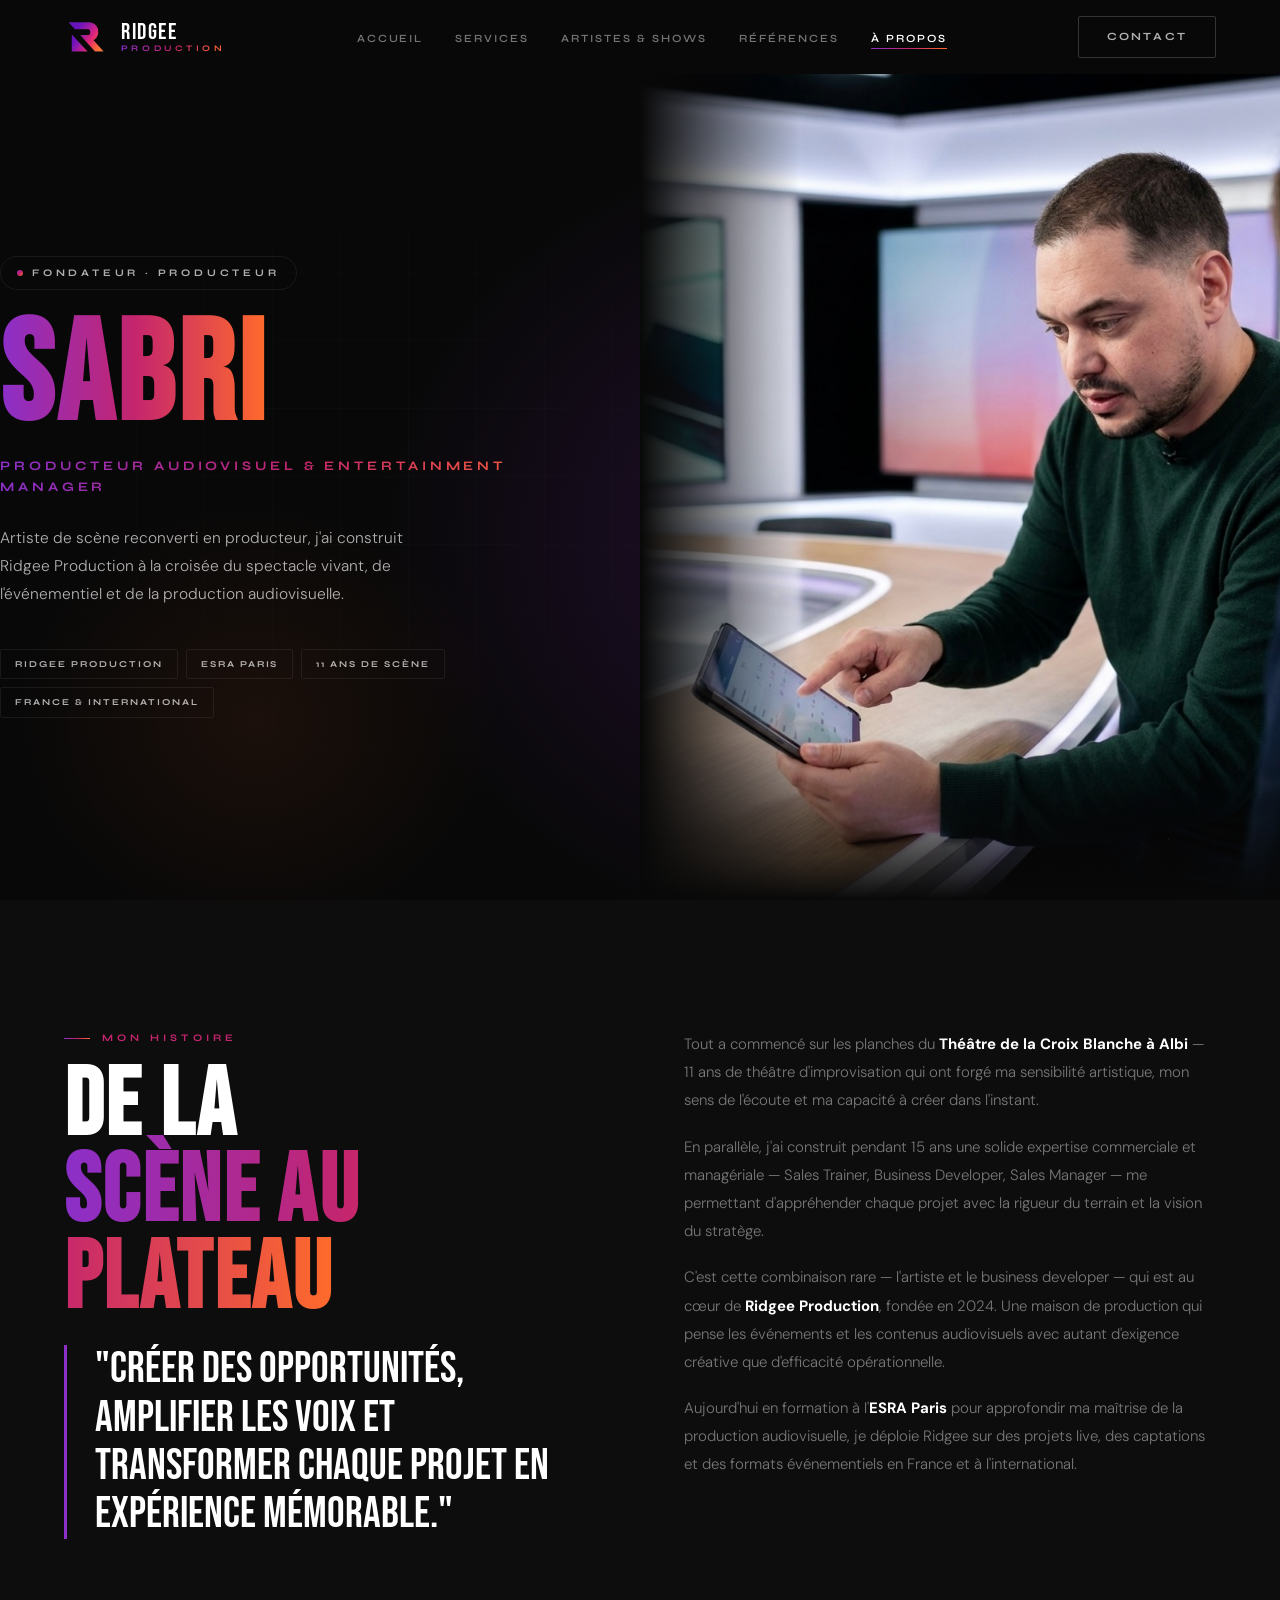
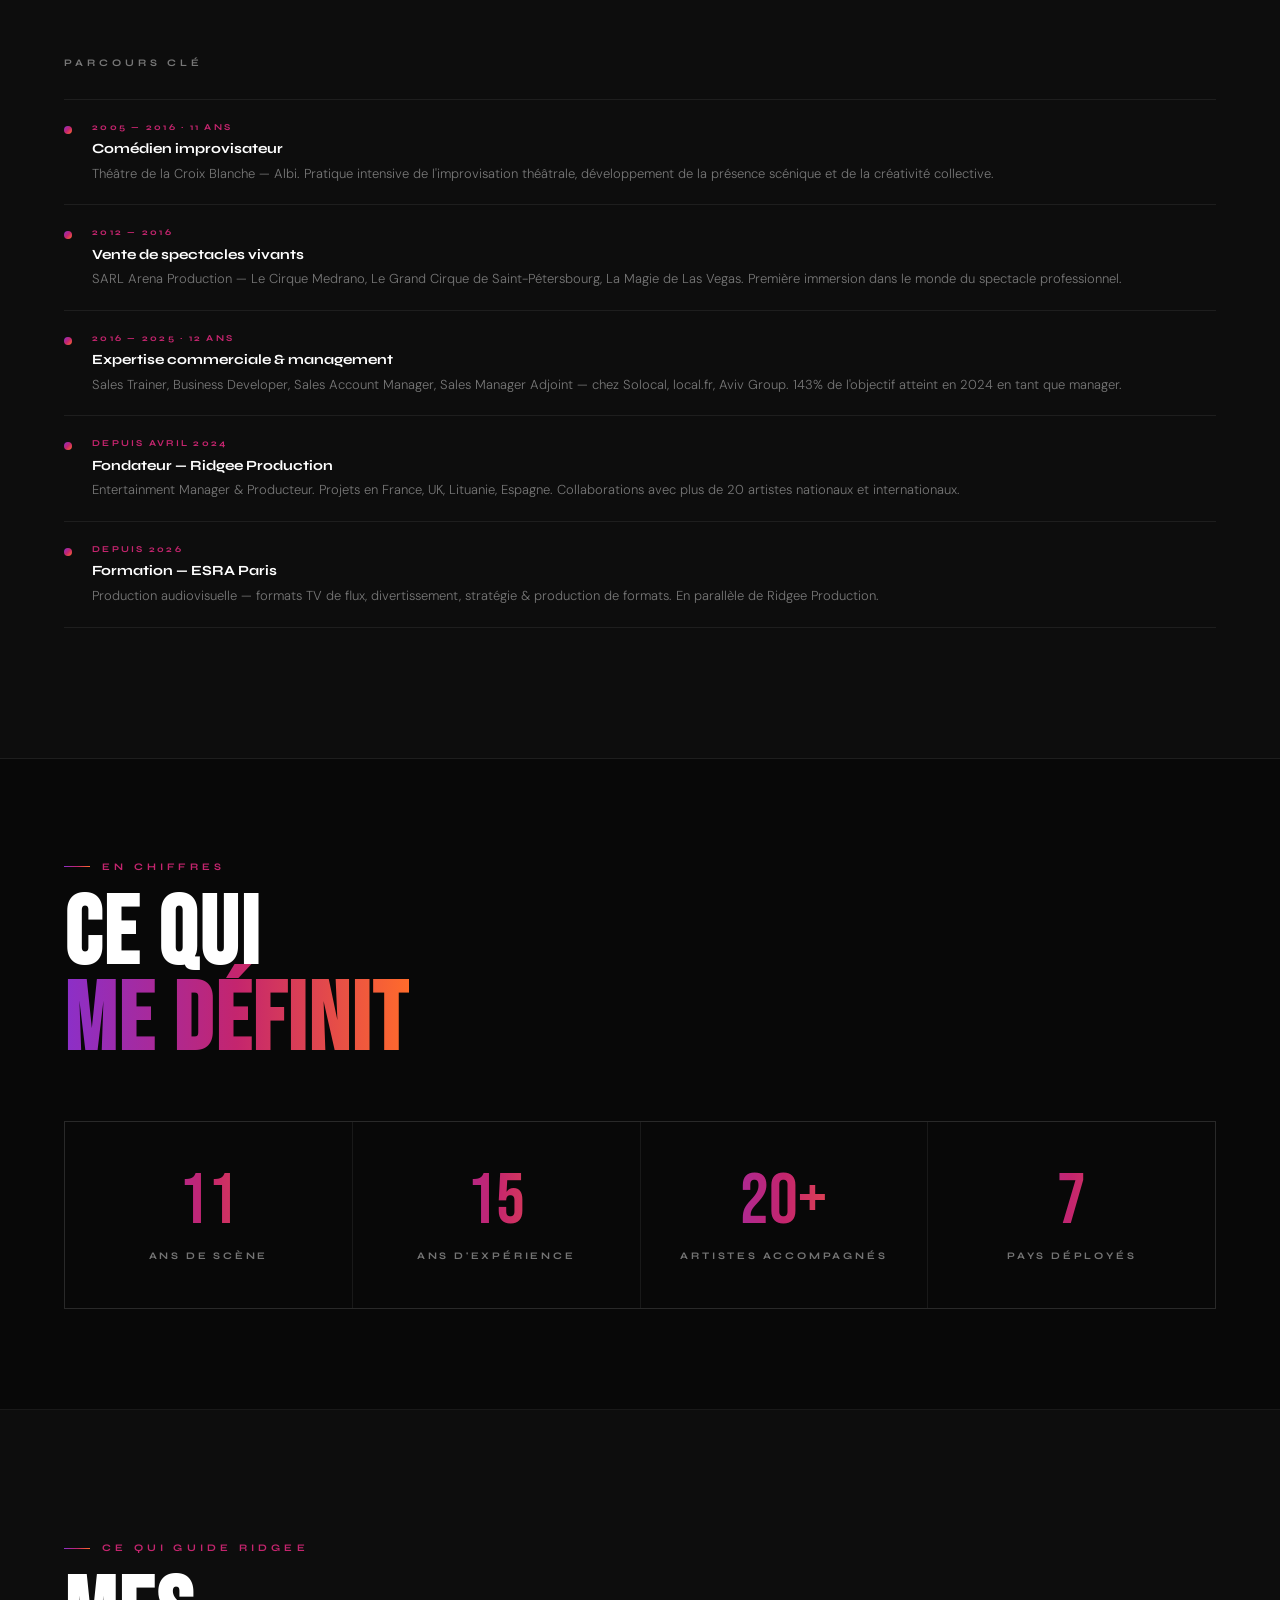
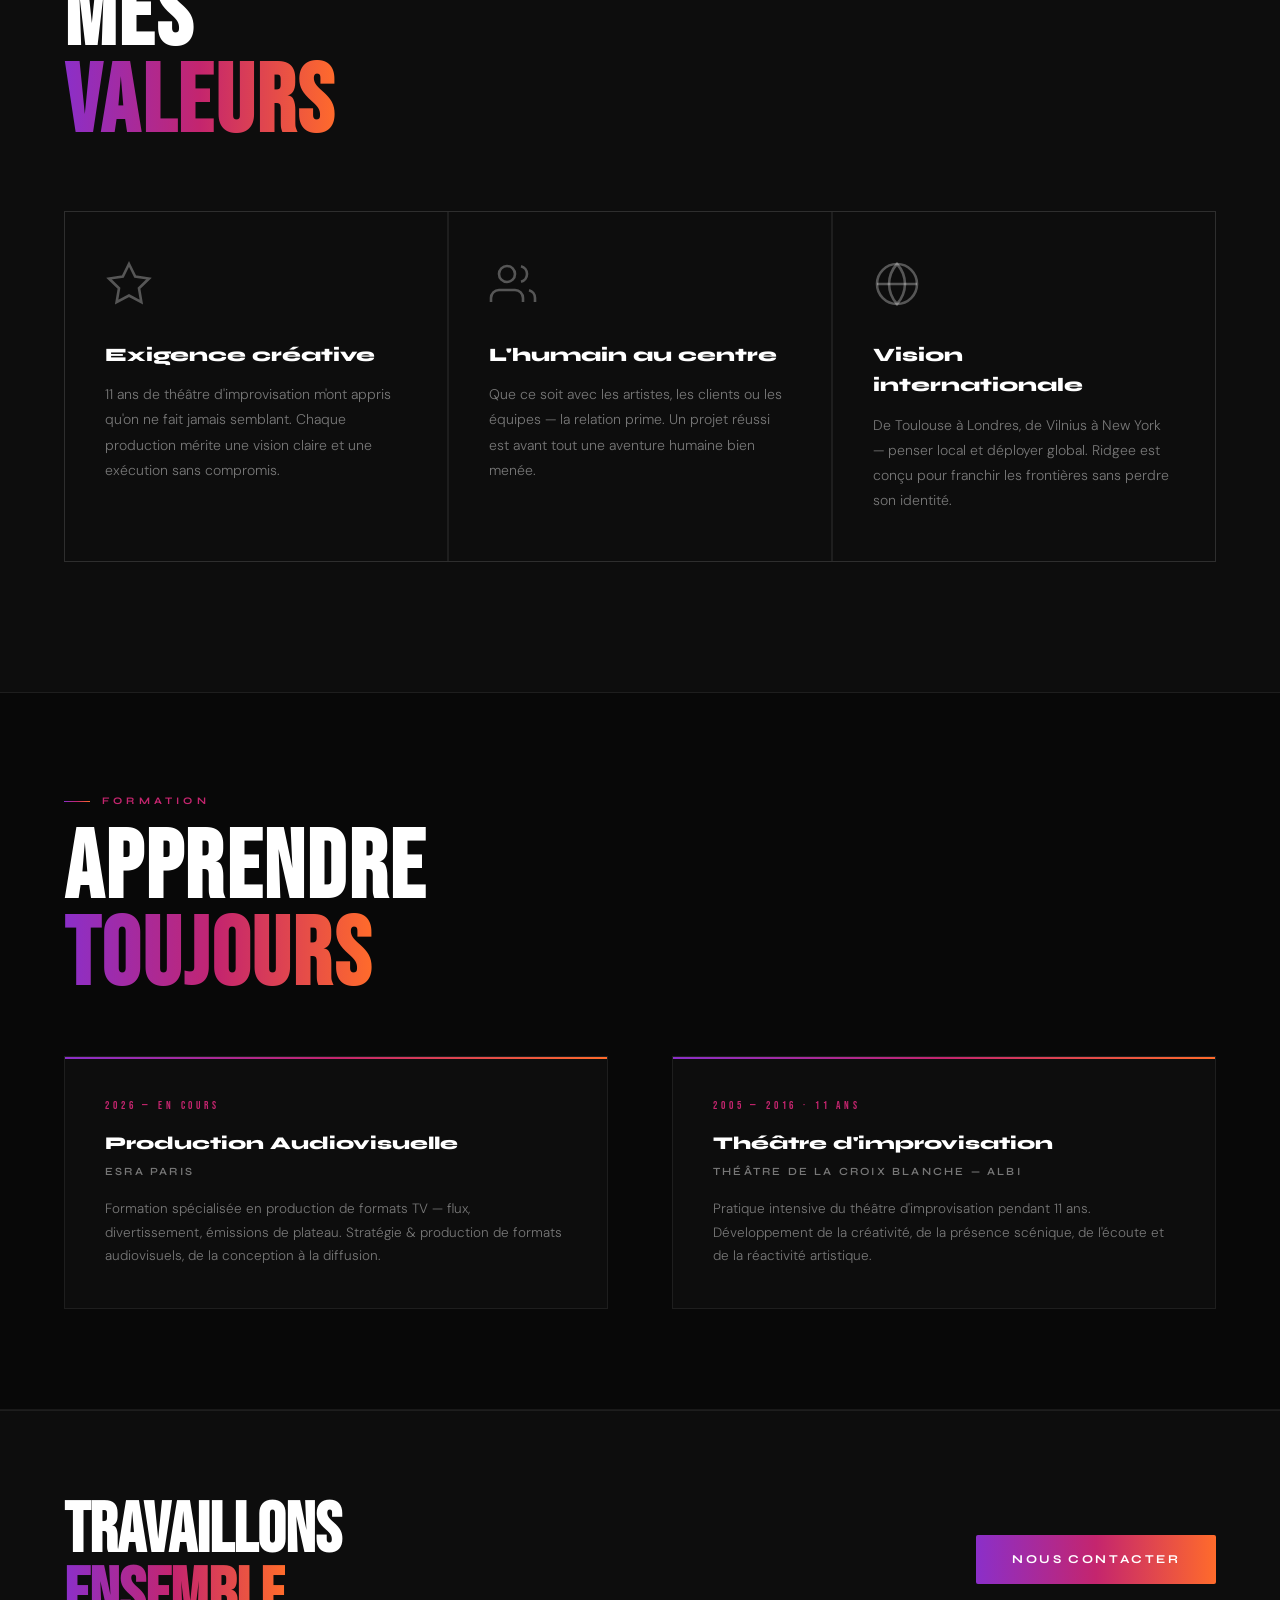
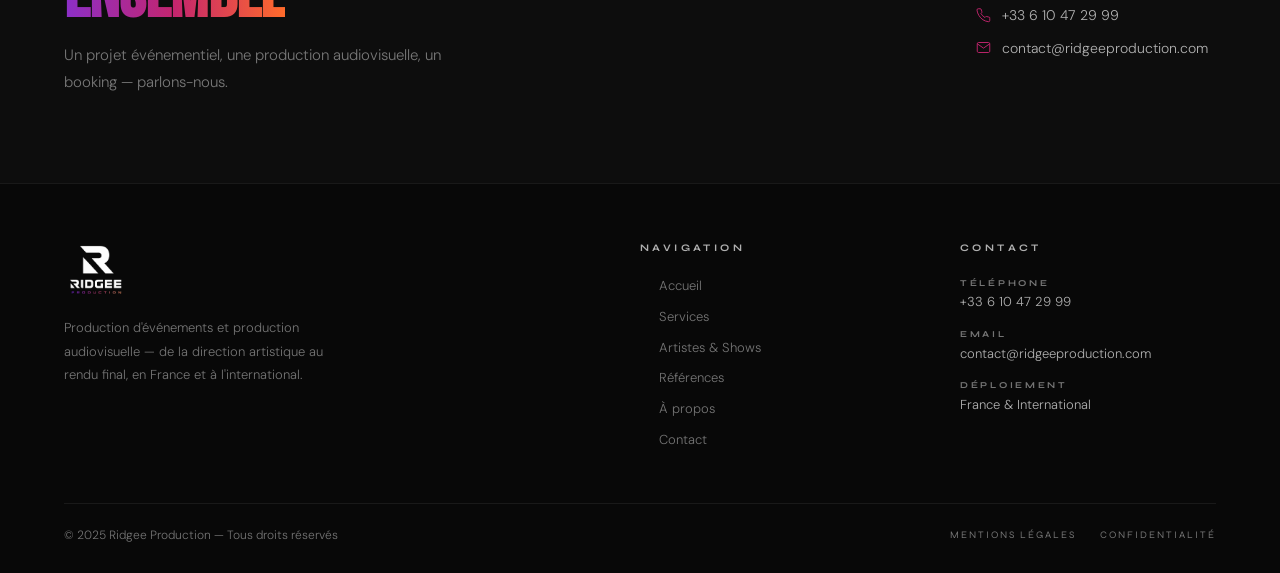
<file: a-propos.html>
<!DOCTYPE html>
<html lang="fr">
<head>
  <meta charset="UTF-8"/>
  <meta name="viewport" content="width=device-width,initial-scale=1"/>
  <title>À propos — Ridgee Production</title>
  <meta name="description" content="Sabri, fondateur de Ridgee Production. Producteur audiovisuel, 11 ans de théâtre d'improvisation, 15 ans d'expérience commerciale."/>
  <link rel="icon" href="/logo-r-couleur.png"/>
  <link rel="preconnect" href="https://fonts.googleapis.com"/>
  <link rel="preconnect" href="https://fonts.gstatic.com" crossorigin/>
  <link href="https://fonts.googleapis.com/css2?family=Bebas+Neue&family=Syne:wght@400;600;700;800&family=DM+Sans:wght@300;400;500&display=swap" rel="stylesheet"/>
<style>
:root{
  --bg:#080808;--bg2:#0d0d0d;--bg3:#131313;--card:#191919;
  --line:rgba(255,255,255,.07);
  --w:#fff;--m:rgba(255,255,255,.44);--m2:rgba(255,255,255,.68);
  --p0:#8B2FC9;--p1:#C4256E;--p2:#FF6B2B;
  --grad:linear-gradient(90deg,var(--p0),var(--p1),var(--p2));
  --grad135:linear-gradient(135deg,var(--p0),var(--p1),var(--p2));
}
*,*::before,*::after{box-sizing:border-box;margin:0;padding:0}
html{scroll-behavior:smooth}
body{background:var(--bg);color:var(--w);font-family:'DM Sans',sans-serif;font-weight:300;line-height:1.6;overflow-x:hidden}
img{display:block;max-width:100%;height:auto}
a{color:inherit;text-decoration:none}
ul{list-style:none}
.wrap{max-width:1240px;margin:0 auto;padding:0 44px}
.grad-txt{background:var(--grad);-webkit-background-clip:text;-webkit-text-fill-color:transparent;background-clip:text}
.eyebrow{font-family:'Syne',sans-serif;font-size:10px;font-weight:700;letter-spacing:.42em;text-transform:uppercase;color:var(--p1);display:flex;align-items:center;gap:12px;margin-bottom:18px}
.eyebrow::before{content:'';display:block;width:26px;height:1px;background:var(--grad);flex-shrink:0}
.display{font-family:'Bebas Neue',sans-serif;font-size:clamp(52px,7.5vw,100px);line-height:.9;letter-spacing:.025em;color:var(--w);margin-bottom:22px}
.body-p{font-size:15px;color:var(--m);line-height:1.85;max-width:560px}
.btn{display:inline-flex;align-items:center;gap:8px;font-family:'Syne',sans-serif;font-size:11px;font-weight:700;letter-spacing:.2em;text-transform:uppercase;border-radius:2px;transition:.25s ease;cursor:pointer;border:none}
.btn-fill{background:var(--grad);color:var(--w);padding:13px 30px}
.btn-fill:hover{opacity:.82;transform:translateY(-2px)}
.btn-border{color:var(--m2);border:1px solid rgba(255,255,255,.18);padding:11px 28px;background:none}
.btn-border:hover{color:var(--w);border-color:var(--w)}
.rv{opacity:0;transform:translateY(38px);transition:opacity .75s ease,transform .75s ease}
.rv.on{opacity:1;transform:translateY(0)}
.d1{transition-delay:.1s}.d2{transition-delay:.2s}.d3{transition-delay:.3s}.d4{transition-delay:.4s}
.header{position:fixed;top:0;left:0;right:0;z-index:500;transition:background .4s,border-color .4s;border-bottom:1px solid transparent}
.header.scrolled{background:rgba(8,8,8,.92);backdrop-filter:blur(24px);border-color:var(--line)}
.nav{display:flex;align-items:center;justify-content:space-between;height:74px}
.brand{display:flex;align-items:center;gap:13px;flex-shrink:0}
.brand-text{display:flex;flex-direction:column;line-height:1}
.brand-name{font-family:'Bebas Neue',sans-serif;font-size:23px;letter-spacing:.07em;color:var(--w)}
.brand-tag{font-family:'Syne',sans-serif;font-size:8.5px;font-weight:700;letter-spacing:.42em;text-transform:uppercase;background:var(--grad);-webkit-background-clip:text;-webkit-text-fill-color:transparent;background-clip:text}
.nav-links{display:flex;align-items:center;gap:4px}
.nav-links a{font-family:'Syne',sans-serif;font-size:11px;font-weight:600;letter-spacing:.18em;text-transform:uppercase;color:var(--m);padding:8px 14px;position:relative;transition:color .25s}
.nav-links a::after{content:'';position:absolute;bottom:4px;left:14px;right:14px;height:1px;background:var(--grad);transform:scaleX(0);transform-origin:left;transition:transform .3s ease}
.nav-links a:hover,.nav-links a.active{color:var(--w)}
.nav-links a:hover::after,.nav-links a.active::after{transform:scaleX(1)}
.burger{display:none;flex-direction:column;gap:5px;background:none;border:none;cursor:pointer;padding:4px}
.burger span{display:block;width:25px;height:1px;background:var(--w);transition:.3s}
.burger.open span:nth-child(1){transform:translateY(6px) rotate(45deg)}
.burger.open span:nth-child(2){opacity:0}
.burger.open span:nth-child(3){transform:translateY(-6px) rotate(-45deg)}
.mobile-nav{display:none;flex-direction:column;background:rgba(8,8,8,.97);backdrop-filter:blur(28px);padding:20px 44px 36px;border-bottom:1px solid var(--line)}
.mobile-nav.open{display:flex}
.mobile-nav a{font-family:'Syne',sans-serif;font-size:14px;font-weight:600;letter-spacing:.15em;text-transform:uppercase;color:var(--m2);padding:14px 0;border-bottom:1px solid var(--line);transition:color .2s}
.mobile-nav a:hover{color:var(--w)}
.mobile-nav .mobile-cta{border:none;margin-top:16px;background:var(--grad);color:var(--w);padding:14px 24px;text-align:center;border-radius:2px}
.portrait-hero{min-height:100vh;padding-top:74px;display:grid;grid-template-columns:1fr 1fr;position:relative;overflow:hidden}
.portrait-hero::before{content:'';position:absolute;inset:0;pointer-events:none;background:radial-gradient(ellipse 55% 70% at 65% 60%,rgba(139,47,201,.2) 0%,transparent 65%),radial-gradient(ellipse 35% 45% at 20% 80%,rgba(255,107,43,.08) 0%,transparent 55%)}
.portrait-grid{position:absolute;inset:0;pointer-events:none;background-image:linear-gradient(rgba(255,255,255,.02) 1px,transparent 1px),linear-gradient(90deg,rgba(255,255,255,.02) 1px,transparent 1px);background-size:68px 68px;mask-image:radial-gradient(ellipse 70% 70% at 30% 50%,black,transparent 70%)}
.portrait-col{position:relative;z-index:2;display:flex;flex-direction:column;justify-content:center;padding:80px 40px 80px 0}
.portrait-badge{display:inline-flex;align-items:center;gap:9px;font-family:'Syne',sans-serif;font-size:10px;font-weight:700;letter-spacing:.38em;text-transform:uppercase;color:var(--m2);border:1px solid var(--line);padding:8px 16px;border-radius:100px;margin-bottom:30px;width:fit-content;opacity:0;transform:translateY(18px);animation:fadeUp .8s ease forwards .1s}
.portrait-badge-dot{width:6px;height:6px;border-radius:50%;background:var(--grad135);flex-shrink:0}
.portrait-name{font-family:'Bebas Neue',sans-serif;font-size:clamp(80px,11vw,160px);line-height:.82;letter-spacing:.025em;color:var(--w);margin-bottom:20px;opacity:0;transform:translateY(28px);animation:fadeUp .9s ease forwards .25s}
.portrait-title{font-family:'Syne',sans-serif;font-size:13px;font-weight:700;letter-spacing:.3em;text-transform:uppercase;margin-bottom:28px;opacity:0;transform:translateY(20px);animation:fadeUp .8s ease forwards .4s}
.portrait-lead{font-size:15.5px;color:var(--m2);line-height:1.8;max-width:440px;margin-bottom:40px;opacity:0;transform:translateY(20px);animation:fadeUp .8s ease forwards .55s}
.portrait-tags{display:flex;flex-wrap:wrap;gap:8px;opacity:0;transform:translateY(18px);animation:fadeUp .8s ease forwards .7s}
.ptag{font-family:'Syne',sans-serif;font-size:9px;font-weight:700;letter-spacing:.22em;text-transform:uppercase;color:var(--m2);border:1px solid var(--line);padding:7px 14px;border-radius:2px}
.portrait-img-col{position:relative;overflow:hidden;min-height:600px}
.portrait-img-col img{position:absolute;inset:0;width:100%;height:100%;object-fit:cover;object-position:top center}
.portrait-img-overlay{position:absolute;inset:0;background:linear-gradient(to right,var(--bg) 0%,transparent 25%),linear-gradient(to top,var(--bg) 0%,transparent 20%)}
.story{padding:130px 0;background:var(--bg2);border-bottom:1px solid var(--line)}
.story-inner{display:grid;grid-template-columns:1fr 1fr;gap:88px;align-items:start}
.story-quote{font-family:'Bebas Neue',sans-serif;font-size:clamp(28px,3.5vw,44px);line-height:1.1;color:var(--w);border-left:3px solid;border-image:var(--grad) 1;padding-left:28px;margin-bottom:36px}
.story-body{font-size:15px;color:var(--m);line-height:1.88}
.story-body p{margin-bottom:18px}
.story-body p:last-child{margin-bottom:0}
.tl-title{font-family:'Syne',sans-serif;font-size:10px;font-weight:700;letter-spacing:.4em;text-transform:uppercase;color:var(--m);margin-bottom:28px}
.tl-items{display:flex;flex-direction:column}
.tl-item{display:flex;gap:20px;padding:20px 0;border-bottom:1px solid var(--line)}
.tl-item:first-child{border-top:1px solid var(--line)}
.tl-dot{width:8px;height:8px;border-radius:50%;background:var(--grad135);flex-shrink:0;margin-top:6px}
.tl-date{font-family:'Syne',sans-serif;font-size:9px;font-weight:700;letter-spacing:.25em;text-transform:uppercase;color:var(--p1);margin-bottom:4px}
.tl-event{font-family:'Syne',sans-serif;font-size:14px;font-weight:700;color:var(--w);margin-bottom:3px}
.tl-sub{font-size:13px;color:var(--m);line-height:1.6}
.chiffres{padding:100px 0;background:var(--bg);border-bottom:1px solid var(--line)}
.chiffres-grid{display:grid;grid-template-columns:repeat(4,1fr);gap:1px;background:var(--line);border:1px solid var(--line);margin-top:56px}
.chiffre-box{background:var(--bg);padding:44px 32px;text-align:center}
.chiffre-val{font-family:'Bebas Neue',sans-serif;font-size:72px;line-height:1;background:var(--grad);-webkit-background-clip:text;-webkit-text-fill-color:transparent;background-clip:text}
.chiffre-lbl{font-family:'Syne',sans-serif;font-size:10px;font-weight:700;letter-spacing:.28em;text-transform:uppercase;color:var(--m);margin-top:10px}
.valeurs{padding:130px 0;background:var(--bg2);border-bottom:1px solid var(--line)}
.valeurs-grid{display:grid;grid-template-columns:repeat(3,1fr);gap:2px;background:var(--line);border:1px solid var(--line);margin-top:64px}
.valeur-card{background:var(--bg2);padding:48px 40px;position:relative;overflow:hidden;transition:background .35s}
.valeur-card::before{content:'';position:absolute;top:0;left:0;right:0;height:3px;background:var(--grad);transform:scaleX(0);transform-origin:left;transition:transform .45s ease}
.valeur-card:hover{background:var(--bg3)}
.valeur-card:hover::before{transform:scaleX(1)}
.valeur-ico{width:48px;height:48px;margin-bottom:24px;color:rgba(255,255,255,.3);transition:color .3s}
.valeur-card:hover .valeur-ico{color:var(--p1)}
.valeur-name{font-family:'Syne',sans-serif;font-size:19px;font-weight:800;color:var(--w);margin-bottom:12px}
.valeur-desc{font-size:14px;color:var(--m);line-height:1.8}
.formation{padding:100px 0;background:var(--bg);border-bottom:1px solid var(--line)}
.formation-inner{display:grid;grid-template-columns:1fr 1fr;gap:64px;margin-top:56px}
.formation-card{background:var(--bg2);border:1px solid var(--line);padding:40px;position:relative;overflow:hidden;transition:border-color .3s}
.formation-card:hover{border-color:rgba(196,37,110,.35)}
.formation-card::before{content:'';position:absolute;top:0;left:0;right:0;height:2px;background:var(--grad)}
.formation-year{font-family:'Bebas Neue',sans-serif;font-size:11px;letter-spacing:.35em;color:var(--p1);margin-bottom:14px}
.formation-title{font-family:'Syne',sans-serif;font-size:18px;font-weight:800;color:var(--w);margin-bottom:6px}
.formation-school{font-family:'Syne',sans-serif;font-size:11px;font-weight:600;letter-spacing:.2em;text-transform:uppercase;color:var(--m);margin-bottom:16px}
.formation-desc{font-size:13.5px;color:var(--m);line-height:1.75}
.cta-band{background:var(--bg2);border-top:1px solid var(--line);padding:88px 0}
.cta-band-inner{display:flex;align-items:center;justify-content:space-between;gap:48px}
.cta-band-title{font-family:'Bebas Neue',sans-serif;font-size:clamp(40px,5.5vw,76px);line-height:.92;color:var(--w)}
.cta-band-sub{font-size:15px;color:var(--m);margin-top:14px;max-width:420px;line-height:1.75}
.cta-right{display:flex;flex-direction:column;gap:16px;flex-shrink:0;align-items:flex-start}
.contact-line{display:flex;align-items:center;gap:11px;font-size:14px;color:var(--m2)}
.contact-line svg{width:15px;height:15px;flex-shrink:0;color:var(--p1)}
.contact-line a{transition:color .2s}
.contact-line a:hover{color:var(--w)}
footer{background:var(--bg);border-top:1px solid var(--line);padding:56px 0 28px}
.footer-top{display:grid;grid-template-columns:2fr 1fr 1fr;gap:64px;margin-bottom:52px}
.footer-desc{font-size:13px;color:var(--m);line-height:1.82;max-width:290px;margin-bottom:18px}
.footer-col-title{font-family:'Syne',sans-serif;font-size:10px;font-weight:700;letter-spacing:.34em;text-transform:uppercase;color:var(--m2);margin-bottom:20px}
.footer-nav{display:flex;flex-direction:column;gap:10px}
.footer-nav a{font-size:13px;color:var(--m);display:flex;align-items:center;gap:9px;transition:color .2s}
.footer-nav a::before{content:'';display:block;width:10px;height:1px;background:var(--grad);opacity:0;flex-shrink:0;transition:opacity .2s}
.footer-nav a:hover{color:var(--w)}
.footer-nav a:hover::before{opacity:1}
.footer-contact-block{display:flex;flex-direction:column;gap:14px}
.fci{display:flex;flex-direction:column;gap:2px}
.fci-lbl{font-family:'Syne',sans-serif;font-size:9px;font-weight:700;letter-spacing:.3em;text-transform:uppercase;color:var(--m)}
.fci-val{font-size:13px;color:var(--m2)}
.fci-val a{transition:color .2s}
.fci-val a:hover{color:var(--w)}
.footer-bottom{border-top:1px solid var(--line);padding-top:22px;display:flex;align-items:center;justify-content:space-between}
.footer-copy{font-size:12px;color:var(--m)}
.footer-legal{display:flex;gap:24px}
.footer-legal a{font-family:'Syne',sans-serif;font-size:10px;letter-spacing:.2em;text-transform:uppercase;color:var(--m);transition:color .2s}
.footer-legal a:hover{color:var(--w)}
@keyframes fadeUp{to{opacity:1;transform:translateY(0)}}
@media(max-width:1024px){
  .portrait-hero{grid-template-columns:1fr}
  .portrait-img-col{display:none}
  .portrait-col{padding:60px 0}
  .story-inner{grid-template-columns:1fr;gap:52px}
  .chiffres-grid{grid-template-columns:repeat(2,1fr)}
  .valeurs-grid{grid-template-columns:1fr}
  .formation-inner{grid-template-columns:1fr}
  .footer-top{grid-template-columns:1fr 1fr;gap:44px}
}
@media(max-width:768px){
  .wrap{padding:0 20px}
  .nav-links,.btn-border{display:none}
  .burger{display:flex}
  .cta-band-inner{flex-direction:column;align-items:flex-start}
  .footer-top{grid-template-columns:1fr;gap:36px}
  .footer-bottom{flex-direction:column;gap:14px;text-align:center}
  .chiffres-grid{grid-template-columns:1fr 1fr}
}
</style>
</head>
<body>
<header class="header" id="hdr">
  <div class="wrap nav">
    <a href="/" class="brand">
      <img src="/logo-r-couleur.png" style="height:42px;width:auto;" alt="Ridgee Production"/>
      <div class="brand-text">
        <div class="brand-name">RIDGEE</div>
        <div class="brand-tag">Production</div>
      </div>
    </a>
    <nav>
      <ul class="nav-links">
        <li><a href="/">Accueil</a></li>
        <li><a href="/services.html">Services</a></li>
        <li><a href="/artistes.html">Artistes &amp; Shows</a></li>
        <li><a href="/references.html">Références</a></li>
        <li><a href="/a-propos.html" class="active">À propos</a></li>
      </ul>
    </nav>
    <a href="/contact.html" class="btn btn-border">Contact</a>
    <button class="burger" id="burger" aria-label="Menu" aria-expanded="false"><span></span><span></span><span></span></button>
  </div>
  <div class="mobile-nav" id="mobileNav">
    <a href="/">Accueil</a>
    <a href="/services.html">Services</a>
    <a href="/artistes.html">Artistes &amp; Shows</a>
    <a href="/references.html">Références</a>
    <a href="/a-propos.html">À propos</a>
    <a href="/contact.html" class="mobile-cta">Contact</a>
  </div>
</header>
<main>
<section class="portrait-hero">
  <div class="portrait-grid"></div>
  <div class="portrait-col wrap">
    <div class="portrait-badge"><span class="portrait-badge-dot"></span>Fondateur · Producteur</div>
    <h1 class="portrait-name"><span class="grad-txt">SABRI</span></h1>
    <div class="portrait-title grad-txt">Producteur audiovisuel &amp; Entertainment Manager</div>
    <p class="portrait-lead">Artiste de scène reconverti en producteur, j'ai construit Ridgee Production à la croisée du spectacle vivant, de l'événementiel et de la production audiovisuelle.</p>
    <div class="portrait-tags">
      <span class="ptag">Ridgee Production</span>
      <span class="ptag">ESRA Paris</span>
      <span class="ptag">11 ans de scène</span>
      <span class="ptag">France &amp; International</span>
    </div>
  </div>
  <div class="portrait-img-col">
    <img src="/Sabri.jpg" alt="Sabri — Fondateur Ridgee Production"/>
    <div class="portrait-img-overlay"></div>
  </div>
</section>
<section class="story">
  <div class="wrap">
    <div class="story-inner">
      <div class="rv">
        <p class="eyebrow">Mon histoire</p>
        <h2 class="display">DE LA<br/><span class="grad-txt">SCÈNE AU<br/>PLATEAU</span></h2>
        <div class="story-quote">"Créer des opportunités, amplifier les voix et transformer chaque projet en expérience mémorable."</div>
      </div>
      <div class="rv d2">
        <div class="story-body">
          <p>Tout a commencé sur les planches du <strong style="color:var(--w)">Théâtre de la Croix Blanche à Albi</strong> — 11 ans de théâtre d'improvisation qui ont forgé ma sensibilité artistique, mon sens de l'écoute et ma capacité à créer dans l'instant.</p>
          <p>En parallèle, j'ai construit pendant 15 ans une solide expertise commerciale et managériale — Sales Trainer, Business Developer, Sales Manager — me permettant d'appréhender chaque projet avec la rigueur du terrain et la vision du stratège.</p>
          <p>C'est cette combinaison rare — l'artiste et le business developer — qui est au cœur de <strong style="color:var(--w)">Ridgee Production</strong>, fondée en 2024. Une maison de production qui pense les événements et les contenus audiovisuels avec autant d'exigence créative que d'efficacité opérationnelle.</p>
          <p>Aujourd'hui en formation à l'<strong style="color:var(--w)">ESRA Paris</strong> pour approfondir ma maîtrise de la production audiovisuelle, je déploie Ridgee sur des projets live, des captations et des formats événementiels en France et à l'international.</p>
        </div>
      </div>
    </div>
    <div class="rv d2" style="margin-top:80px">
      <div class="tl-title">Parcours clé</div>
      <div class="tl-items">
        <div class="tl-item">
          <div class="tl-dot"></div>
          <div>
            <div class="tl-date">2005 — 2016 · 11 ans</div>
            <div class="tl-event">Comédien improvisateur</div>
            <div class="tl-sub">Théâtre de la Croix Blanche — Albi. Pratique intensive de l'improvisation théâtrale, développement de la présence scénique et de la créativité collective.</div>
          </div>
        </div>
        <div class="tl-item">
          <div class="tl-dot"></div>
          <div>
            <div class="tl-date">2012 — 2016</div>
            <div class="tl-event">Vente de spectacles vivants</div>
            <div class="tl-sub">SARL Arena Production — Le Cirque Medrano, Le Grand Cirque de Saint-Pétersbourg, La Magie de Las Vegas. Première immersion dans le monde du spectacle professionnel.</div>
          </div>
        </div>
        <div class="tl-item">
          <div class="tl-dot"></div>
          <div>
            <div class="tl-date">2016 — 2025 · 12 ans</div>
            <div class="tl-event">Expertise commerciale &amp; management</div>
            <div class="tl-sub">Sales Trainer, Business Developer, Sales Account Manager, Sales Manager Adjoint — chez Solocal, local.fr, Aviv Group. 143% de l'objectif atteint en 2024 en tant que manager.</div>
          </div>
        </div>
        <div class="tl-item">
          <div class="tl-dot"></div>
          <div>
            <div class="tl-date">Depuis avril 2024</div>
            <div class="tl-event">Fondateur — Ridgee Production</div>
            <div class="tl-sub">Entertainment Manager &amp; Producteur. Projets en France, UK, Lituanie, Espagne. Collaborations avec plus de 20 artistes nationaux et internationaux.</div>
          </div>
        </div>
        <div class="tl-item">
          <div class="tl-dot"></div>
          <div>
            <div class="tl-date">Depuis 2026</div>
            <div class="tl-event">Formation — ESRA Paris</div>
            <div class="tl-sub">Production audiovisuelle — formats TV de flux, divertissement, stratégie &amp; production de formats. En parallèle de Ridgee Production.</div>
          </div>
        </div>
      </div>
    </div>
  </div>
</section>
<section class="chiffres">
  <div class="wrap">
    <div class="rv">
      <p class="eyebrow">En chiffres</p>
      <h2 class="display">CE QUI<br/><span class="grad-txt">ME DÉFINIT</span></h2>
    </div>
    <div class="chiffres-grid rv d1">
      <div class="chiffre-box"><div class="chiffre-val">11</div><div class="chiffre-lbl">Ans de scène</div></div>
      <div class="chiffre-box"><div class="chiffre-val">15</div><div class="chiffre-lbl">Ans d'expérience</div></div>
      <div class="chiffre-box"><div class="chiffre-val">20+</div><div class="chiffre-lbl">Artistes accompagnés</div></div>
      <div class="chiffre-box"><div class="chiffre-val">7</div><div class="chiffre-lbl">Pays déployés</div></div>
    </div>
  </div>
</section>
<section class="valeurs">
  <div class="wrap">
    <div class="rv">
      <p class="eyebrow">Ce qui guide Ridgee</p>
      <h2 class="display">MES<br/><span class="grad-txt">VALEURS</span></h2>
    </div>
    <div class="valeurs-grid">
      <div class="valeur-card rv d1">
        <svg class="valeur-ico" viewBox="0 0 24 24" fill="none" stroke="currentColor" stroke-width="1.3"><polygon points="12 2 15.09 8.26 22 9.27 17 14.14 18.18 21.02 12 17.77 5.82 21.02 7 14.14 2 9.27 8.91 8.26 12 2"/></svg>
        <div class="valeur-name">Exigence créative</div>
        <p class="valeur-desc">11 ans de théâtre d'improvisation m'ont appris qu'on ne fait jamais semblant. Chaque production mérite une vision claire et une exécution sans compromis.</p>
      </div>
      <div class="valeur-card rv d2">
        <svg class="valeur-ico" viewBox="0 0 24 24" fill="none" stroke="currentColor" stroke-width="1.3"><path d="M17 21v-2a4 4 0 0 0-4-4H5a4 4 0 0 0-4 4v2"/><circle cx="9" cy="7" r="4"/><path d="M23 21v-2a4 4 0 0 0-3-3.87M16 3.13a4 4 0 0 1 0 7.75"/></svg>
        <div class="valeur-name">L'humain au centre</div>
        <p class="valeur-desc">Que ce soit avec les artistes, les clients ou les équipes — la relation prime. Un projet réussi est avant tout une aventure humaine bien menée.</p>
      </div>
      <div class="valeur-card rv d3">
        <svg class="valeur-ico" viewBox="0 0 24 24" fill="none" stroke="currentColor" stroke-width="1.3"><circle cx="12" cy="12" r="10"/><line x1="2" y1="12" x2="22" y2="12"/><path d="M12 2a15.3 15.3 0 0 1 4 10 15.3 15.3 0 0 1-4 10 15.3 15.3 0 0 1-4-10 15.3 15.3 0 0 1 4-10z"/></svg>
        <div class="valeur-name">Vision internationale</div>
        <p class="valeur-desc">De Toulouse à Londres, de Vilnius à New York — penser local et déployer global. Ridgee est conçu pour franchir les frontières sans perdre son identité.</p>
      </div>
    </div>
  </div>
</section>
<section class="formation">
  <div class="wrap">
    <div class="rv">
      <p class="eyebrow">Formation</p>
      <h2 class="display">APPRENDRE<br/><span class="grad-txt">TOUJOURS</span></h2>
    </div>
    <div class="formation-inner">
      <div class="formation-card rv d1">
        <div class="formation-year">2026 — En cours</div>
        <div class="formation-title">Production Audiovisuelle</div>
        <div class="formation-school">ESRA Paris</div>
        <p class="formation-desc">Formation spécialisée en production de formats TV — flux, divertissement, émissions de plateau. Stratégie &amp; production de formats audiovisuels, de la conception à la diffusion.</p>
      </div>
      <div class="formation-card rv d2">
        <div class="formation-year">2005 — 2016 · 11 ans</div>
        <div class="formation-title">Théâtre d'improvisation</div>
        <div class="formation-school">Théâtre de la Croix Blanche — Albi</div>
        <p class="formation-desc">Pratique intensive du théâtre d'improvisation pendant 11 ans. Développement de la créativité, de la présence scénique, de l'écoute et de la réactivité artistique.</p>
      </div>
    </div>
  </div>
</section>
<section class="cta-band">
  <div class="wrap">
    <div class="cta-band-inner rv">
      <div>
        <h2 class="cta-band-title">TRAVAILLONS<br/><span class="grad-txt">ENSEMBLE</span></h2>
        <p class="cta-band-sub">Un projet événementiel, une production audiovisuelle, un booking — parlons-nous.</p>
      </div>
      <div class="cta-right">
        <a href="/contact.html" class="btn btn-fill" style="font-size:12px;padding:15px 36px">Nous contacter</a>
        <div style="display:flex;flex-direction:column;gap:10px;margin-top:4px">
          <div class="contact-line">
            <svg viewBox="0 0 24 24" fill="none" stroke="currentColor" stroke-width="1.5"><path d="M22 16.92v3a2 2 0 0 1-2.18 2 19.79 19.79 0 0 1-8.63-3.07A19.5 19.5 0 0 1 4.69 12 19.79 19.79 0 0 1 1.61 3.4 2 2 0 0 1 3.6 1.22h3a2 2 0 0 1 2 1.72c.127.96.361 1.903.7 2.81a2 2 0 0 1-.45 2.11L7.91 8.82a16 16 0 0 0 6.29 6.29l.96-.96a2 2 0 0 1 2.11-.45c.907.339 1.85.573 2.81.7A2 2 0 0 1 22 16.92z"/></svg>
            <a href="tel:+33610472999">+33 6 10 47 29 99</a>
          </div>
          <div class="contact-line">
            <svg viewBox="0 0 24 24" fill="none" stroke="currentColor" stroke-width="1.5"><path d="M4 4h16c1.1 0 2 .9 2 2v12c0 1.1-.9 2-2 2H4c-1.1 0-2-.9-2-2V6c0-1.1.9-2 2-2z"/><polyline points="22,6 12,13 2,6"/></svg>
            <a href="mailto:contact@ridgeeproduction.com">contact@ridgeeproduction.com</a>
          </div>
        </div>
      </div>
    </div>
  </div>
</section>
</main>
<footer>
  <div class="wrap">
    <div class="footer-top">
      <div>
        <div style="margin-bottom:16px">
          <img src="/logo-ridgee-blanc.png" style="height:60px;width:auto;" alt="Ridgee Production"/>
        </div>
        <p class="footer-desc">Production d'événements et production audiovisuelle — de la direction artistique au rendu final, en France et à l'international.</p>
      </div>
      <div>
        <div class="footer-col-title">Navigation</div>
        <nav class="footer-nav">
          <a href="/">Accueil</a>
          <a href="/services.html">Services</a>
          <a href="/artistes.html">Artistes &amp; Shows</a>
          <a href="/references.html">Références</a>
          <a href="/a-propos.html">À propos</a>
          <a href="/contact.html">Contact</a>
        </nav>
      </div>
      <div>
        <div class="footer-col-title">Contact</div>
        <div class="footer-contact-block">
          <div class="fci"><span class="fci-lbl">Téléphone</span><span class="fci-val"><a href="tel:+33610472999">+33 6 10 47 29 99</a></span></div>
          <div class="fci"><span class="fci-lbl">Email</span><span class="fci-val"><a href="mailto:contact@ridgeeproduction.com">contact@ridgeeproduction.com</a></span></div>
          <div class="fci"><span class="fci-lbl">Déploiement</span><span class="fci-val">France &amp; International</span></div>
        </div>
      </div>
    </div>
    <div class="footer-bottom">
      <p class="footer-copy">© 2025 Ridgee Production — Tous droits réservés</p>
      <div class="footer-legal"><a href="#">Mentions légales</a><a href="#">Confidentialité</a></div>
    </div>
  </div>
</footer>
<script>
  const hdr=document.getElementById('hdr');
  window.addEventListener('scroll',()=>hdr.classList.toggle('scrolled',scrollY>40),{passive:true});
  const burger=document.getElementById('burger'),menu=document.getElementById('mobileNav');
  burger.addEventListener('click',()=>{const o=menu.classList.toggle('open');burger.classList.toggle('open',o);burger.setAttribute('aria-expanded',o)});
  menu.querySelectorAll('a').forEach(a=>a.addEventListener('click',()=>{menu.classList.remove('open');burger.classList.remove('open');burger.setAttribute('aria-expanded',false)}));
  const io=new IntersectionObserver(e=>e.forEach(el=>{if(el.isIntersecting){el.target.classList.add('on');io.unobserve(el.target)}}),{threshold:.12});
  document.querySelectorAll('.rv').forEach(el=>io.observe(el));
</script>
</body>
</html>
</file>
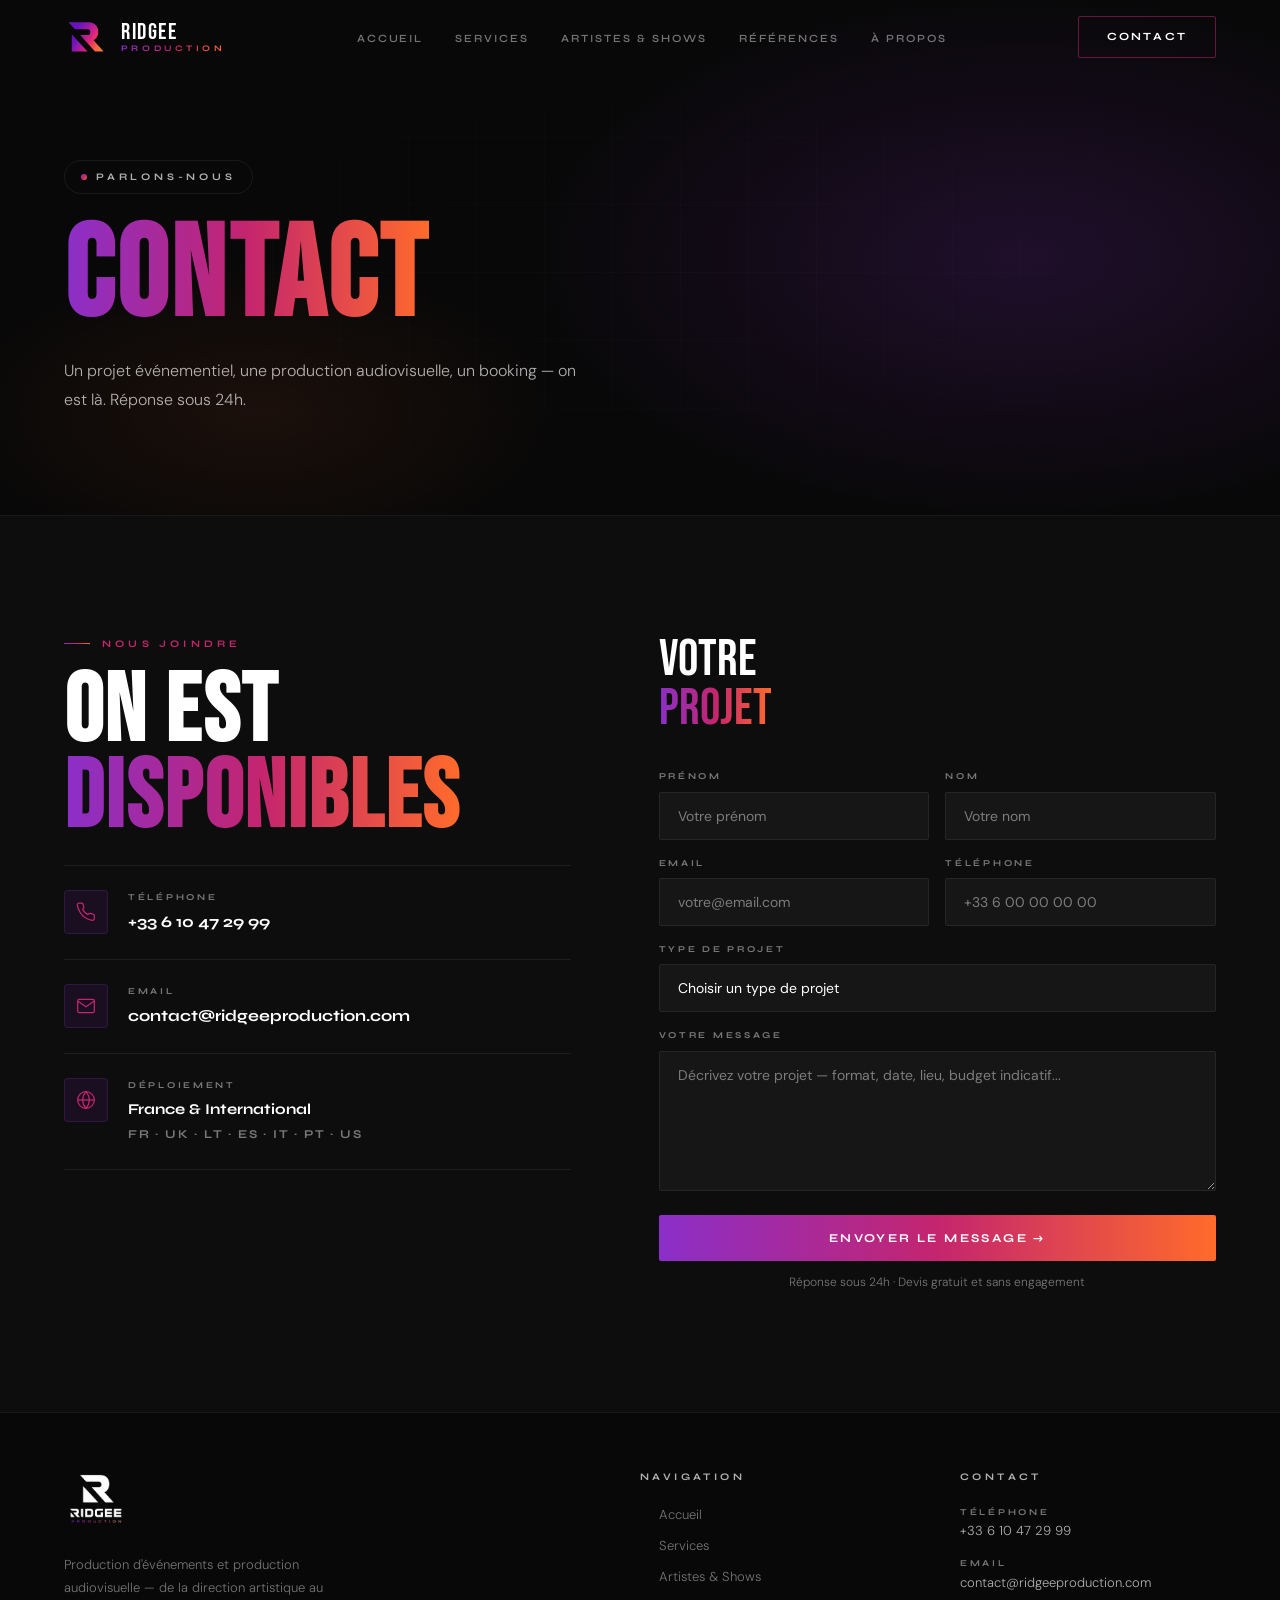
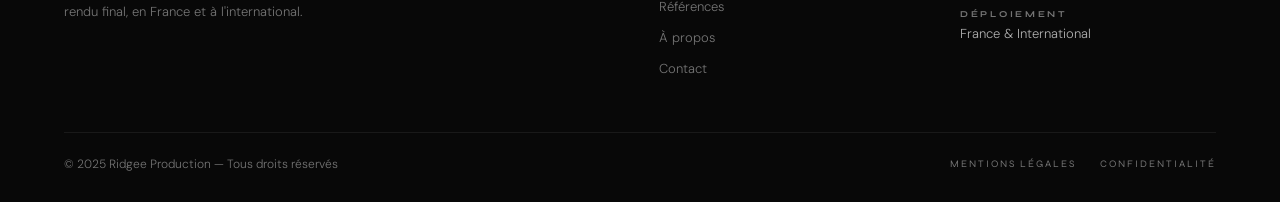
<file: contact.html>
<!DOCTYPE html>
<html lang="fr">
<head>
  <meta charset="UTF-8"/>
  <meta name="viewport" content="width=device-width,initial-scale=1"/>
  <title>Contact — Ridgee Production</title>
  <meta name="description" content="Contactez Ridgee Production pour vos projets événementiels et audiovisuels. France &amp; International."/>
  <link rel="icon" href="/logo-r-couleur.png"/>
  <link rel="preconnect" href="https://fonts.googleapis.com"/>
  <link rel="preconnect" href="https://fonts.gstatic.com" crossorigin/>
  <link href="https://fonts.googleapis.com/css2?family=Bebas+Neue&family=Syne:wght@400;600;700;800&family=DM+Sans:wght@300;400;500&display=swap" rel="stylesheet"/>
<style>
:root{
  --bg:#080808;--bg2:#0d0d0d;--bg3:#131313;--card:#191919;
  --line:rgba(255,255,255,.07);
  --w:#fff;--m:rgba(255,255,255,.44);--m2:rgba(255,255,255,.68);
  --p0:#8B2FC9;--p1:#C4256E;--p2:#FF6B2B;
  --grad:linear-gradient(90deg,var(--p0),var(--p1),var(--p2));
  --grad135:linear-gradient(135deg,var(--p0),var(--p1),var(--p2));
}
*,*::before,*::after{box-sizing:border-box;margin:0;padding:0}
html{scroll-behavior:smooth}
body{background:var(--bg);color:var(--w);font-family:'DM Sans',sans-serif;font-weight:300;line-height:1.6;overflow-x:hidden}
a{color:inherit;text-decoration:none}
ul{list-style:none}
.wrap{max-width:1240px;margin:0 auto;padding:0 44px}
.grad-txt{background:var(--grad);-webkit-background-clip:text;-webkit-text-fill-color:transparent;background-clip:text}
.eyebrow{font-family:'Syne',sans-serif;font-size:10px;font-weight:700;letter-spacing:.42em;text-transform:uppercase;color:var(--p1);display:flex;align-items:center;gap:12px;margin-bottom:18px}
.eyebrow::before{content:'';display:block;width:26px;height:1px;background:var(--grad);flex-shrink:0}
.display{font-family:'Bebas Neue',sans-serif;font-size:clamp(52px,7.5vw,100px);line-height:.9;letter-spacing:.025em;color:var(--w);margin-bottom:22px}
.btn{display:inline-flex;align-items:center;gap:8px;font-family:'Syne',sans-serif;font-size:11px;font-weight:700;letter-spacing:.2em;text-transform:uppercase;border-radius:2px;transition:.25s ease;cursor:pointer;border:none}
.btn-fill{background:var(--grad);color:var(--w);padding:13px 30px}
.btn-fill:hover{opacity:.82;transform:translateY(-2px)}
.btn-border{color:var(--m2);border:1px solid rgba(255,255,255,.18);padding:11px 28px;background:none}
.btn-border:hover{color:var(--w);border-color:var(--w)}
.rv{opacity:0;transform:translateY(38px);transition:opacity .75s ease,transform .75s ease}
.rv.on{opacity:1;transform:translateY(0)}
.d1{transition-delay:.1s}.d2{transition-delay:.2s}.d3{transition-delay:.3s}
.header{position:fixed;top:0;left:0;right:0;z-index:500;transition:background .4s,border-color .4s;border-bottom:1px solid transparent}
.header.scrolled{background:rgba(8,8,8,.92);backdrop-filter:blur(24px);border-color:var(--line)}
.nav{display:flex;align-items:center;justify-content:space-between;height:74px}
.brand{display:flex;align-items:center;gap:13px;flex-shrink:0}
.brand-text{display:flex;flex-direction:column;line-height:1}
.brand-name{font-family:'Bebas Neue',sans-serif;font-size:23px;letter-spacing:.07em;color:var(--w)}
.brand-tag{font-family:'Syne',sans-serif;font-size:8.5px;font-weight:700;letter-spacing:.42em;text-transform:uppercase;background:var(--grad);-webkit-background-clip:text;-webkit-text-fill-color:transparent;background-clip:text}
.nav-links{display:flex;align-items:center;gap:4px}
.nav-links a{font-family:'Syne',sans-serif;font-size:11px;font-weight:600;letter-spacing:.18em;text-transform:uppercase;color:var(--m);padding:8px 14px;position:relative;transition:color .25s}
.nav-links a::after{content:'';position:absolute;bottom:4px;left:14px;right:14px;height:1px;background:var(--grad);transform:scaleX(0);transform-origin:left;transition:transform .3s ease}
.nav-links a:hover{color:var(--w)}
.nav-links a:hover::after{transform:scaleX(1)}
.burger{display:none;flex-direction:column;gap:5px;background:none;border:none;cursor:pointer;padding:4px}
.burger span{display:block;width:25px;height:1px;background:var(--w);transition:.3s}
.burger.open span:nth-child(1){transform:translateY(6px) rotate(45deg)}
.burger.open span:nth-child(2){opacity:0}
.burger.open span:nth-child(3){transform:translateY(-6px) rotate(-45deg)}
.mobile-nav{display:none;flex-direction:column;background:rgba(8,8,8,.97);backdrop-filter:blur(28px);padding:20px 44px 36px;border-bottom:1px solid var(--line)}
.mobile-nav.open{display:flex}
.mobile-nav a{font-family:'Syne',sans-serif;font-size:14px;font-weight:600;letter-spacing:.15em;text-transform:uppercase;color:var(--m2);padding:14px 0;border-bottom:1px solid var(--line);transition:color .2s}
.mobile-nav a:hover{color:var(--w)}
.mobile-nav .mobile-cta{border:none;margin-top:16px;background:var(--grad);color:var(--w);padding:14px 24px;text-align:center;border-radius:2px}
.page-hero{padding:160px 0 100px;background:var(--bg);position:relative;overflow:hidden;border-bottom:1px solid var(--line)}
.page-hero::before{content:'';position:absolute;inset:0;pointer-events:none;background:radial-gradient(ellipse 60% 80% at 80% 50%,rgba(139,47,201,.18) 0%,transparent 65%),radial-gradient(ellipse 40% 50% at 20% 80%,rgba(255,107,43,.08) 0%,transparent 60%)}
.page-hero-grid{position:absolute;inset:0;pointer-events:none;background-image:linear-gradient(rgba(255,255,255,.018) 1px,transparent 1px),linear-gradient(90deg,rgba(255,255,255,.018) 1px,transparent 1px);background-size:68px 68px;mask-image:radial-gradient(ellipse 80% 80% at 50% 50%,black,transparent 75%)}
.page-hero-content{position:relative;z-index:2}
.page-hero-badge{display:inline-flex;align-items:center;gap:9px;font-family:'Syne',sans-serif;font-size:10px;font-weight:700;letter-spacing:.38em;text-transform:uppercase;color:var(--m2);border:1px solid var(--line);padding:8px 16px;border-radius:100px;margin-bottom:28px}
.page-hero-badge-dot{width:6px;height:6px;border-radius:50%;background:var(--grad135);flex-shrink:0}
.page-hero h1{font-family:'Bebas Neue',sans-serif;font-size:clamp(72px,10vw,150px);line-height:.87;letter-spacing:.025em;color:var(--w);margin-bottom:24px}
.page-hero-sub{font-size:16px;color:var(--m2);line-height:1.8;max-width:520px}
.contact-section{padding:120px 0;background:var(--bg2)}
.contact-inner{display:grid;grid-template-columns:1fr 1.1fr;gap:88px;align-items:start}
.info-item{display:flex;align-items:flex-start;gap:20px;padding:24px 0;border-bottom:1px solid var(--line)}
.info-item:first-child{border-top:1px solid var(--line)}
.info-ico{width:44px;height:44px;flex-shrink:0;background:rgba(139,47,201,.1);border:1px solid rgba(139,47,201,.22);border-radius:4px;display:flex;align-items:center;justify-content:center;color:var(--p1)}
.info-label{font-family:'Syne',sans-serif;font-size:9px;font-weight:700;letter-spacing:.3em;text-transform:uppercase;color:var(--m);margin-bottom:5px}
.info-val{font-family:'Syne',sans-serif;font-size:16px;font-weight:700;color:var(--w)}
.info-val a{transition:color .2s}
.info-val a:hover{color:var(--p1)}
.form-title{font-family:'Bebas Neue',sans-serif;font-size:clamp(36px,4vw,56px);line-height:.95;color:var(--w);margin-bottom:36px}
.form-grid{display:grid;grid-template-columns:1fr 1fr;gap:16px;margin-bottom:16px}
.form-group{display:flex;flex-direction:column;gap:8px}
.form-group.full{grid-column:span 2}
.form-label{font-family:'Syne',sans-serif;font-size:9px;font-weight:700;letter-spacing:.3em;text-transform:uppercase;color:var(--m)}
.form-input,.form-select,.form-textarea{background:rgba(255,255,255,.04);border:1px solid var(--line);color:var(--w);padding:14px 18px;font-family:'DM Sans',sans-serif;font-size:14px;border-radius:2px;outline:none;transition:border-color .25s,background .25s;width:100%}
.form-input:focus,.form-select:focus,.form-textarea:focus{border-color:rgba(196,37,110,.5);background:rgba(255,255,255,.06)}
.form-input::placeholder,.form-textarea::placeholder{color:var(--m)}
.form-select{appearance:none;cursor:pointer}
option{background:#1a1a1a}
.form-textarea{resize:vertical;min-height:140px}
.form-submit{margin-top:8px;font-family:'Syne',sans-serif;font-size:12px;font-weight:700;letter-spacing:.2em;text-transform:uppercase;background:var(--grad);color:var(--w);padding:16px 40px;border:none;border-radius:2px;cursor:pointer;transition:opacity .25s,transform .25s;width:100%}
.form-submit:hover{opacity:.85;transform:translateY(-2px)}
.form-note{font-size:12px;color:var(--m);margin-top:12px;text-align:center}
.form-success{display:none;background:rgba(139,47,201,.1);border:1px solid rgba(139,47,201,.3);border-radius:4px;padding:32px;text-align:center;margin-top:16px}
.form-success.show{display:block}
.form-success-icon{font-size:40px;margin-bottom:12px}
.form-success-title{font-family:'Syne',sans-serif;font-size:18px;font-weight:700;color:var(--w);margin-bottom:8px}
.form-success-sub{font-size:14px;color:var(--m)}
footer{background:var(--bg);border-top:1px solid var(--line);padding:56px 0 28px}
.footer-top{display:grid;grid-template-columns:2fr 1fr 1fr;gap:64px;margin-bottom:52px}
.footer-desc{font-size:13px;color:var(--m);line-height:1.82;max-width:290px;margin-bottom:18px}
.footer-col-title{font-family:'Syne',sans-serif;font-size:10px;font-weight:700;letter-spacing:.34em;text-transform:uppercase;color:var(--m2);margin-bottom:20px}
.footer-nav{display:flex;flex-direction:column;gap:10px}
.footer-nav a{font-size:13px;color:var(--m);display:flex;align-items:center;gap:9px;transition:color .2s}
.footer-nav a::before{content:'';display:block;width:10px;height:1px;background:var(--grad);opacity:0;flex-shrink:0;transition:opacity .2s}
.footer-nav a:hover{color:var(--w)}
.footer-nav a:hover::before{opacity:1}
.footer-contact-block{display:flex;flex-direction:column;gap:14px}
.fci{display:flex;flex-direction:column;gap:2px}
.fci-lbl{font-family:'Syne',sans-serif;font-size:9px;font-weight:700;letter-spacing:.3em;text-transform:uppercase;color:var(--m)}
.fci-val{font-size:13px;color:var(--m2)}
.fci-val a{transition:color .2s}
.fci-val a:hover{color:var(--w)}
.footer-bottom{border-top:1px solid var(--line);padding-top:22px;display:flex;align-items:center;justify-content:space-between}
.footer-copy{font-size:12px;color:var(--m)}
.footer-legal{display:flex;gap:24px}
.footer-legal a{font-family:'Syne',sans-serif;font-size:10px;letter-spacing:.2em;text-transform:uppercase;color:var(--m);transition:color .2s}
.footer-legal a:hover{color:var(--w)}
@keyframes fadeUp{to{opacity:1;transform:translateY(0)}}
@media(max-width:1024px){
  .contact-inner{grid-template-columns:1fr;gap:56px}
  .footer-top{grid-template-columns:1fr 1fr;gap:44px}
}
@media(max-width:768px){
  .wrap{padding:0 20px}
  .nav-links,.btn-border{display:none}
  .burger{display:flex}
  .form-grid{grid-template-columns:1fr}
  .form-group.full{grid-column:span 1}
  .footer-top{grid-template-columns:1fr;gap:36px}
  .footer-bottom{flex-direction:column;gap:14px;text-align:center}
}
</style>
</head>
<body>
<header class="header" id="hdr">
  <div class="wrap nav">
    <a href="/" class="brand">
      <img src="/logo-r-couleur.png" style="height:42px;width:auto;" alt="Ridgee Production"/>
      <div class="brand-text">
        <div class="brand-name">RIDGEE</div>
        <div class="brand-tag">Production</div>
      </div>
    </a>
    <nav>
      <ul class="nav-links">
        <li><a href="/">Accueil</a></li>
        <li><a href="/services.html">Services</a></li>
        <li><a href="/artistes.html">Artistes &amp; Shows</a></li>
        <li><a href="/references.html">Références</a></li>
        <li><a href="/a-propos.html">À propos</a></li>
      </ul>
    </nav>
    <a href="/contact.html" class="btn btn-border" style="border-color:rgba(196,37,110,.5);color:var(--w)">Contact</a>
    <button class="burger" id="burger" aria-label="Menu" aria-expanded="false"><span></span><span></span><span></span></button>
  </div>
  <div class="mobile-nav" id="mobileNav">
    <a href="/">Accueil</a>
    <a href="/services.html">Services</a>
    <a href="/artistes.html">Artistes &amp; Shows</a>
    <a href="/references.html">Références</a>
    <a href="/a-propos.html">À propos</a>
    <a href="/contact.html" class="mobile-cta">Contact</a>
  </div>
</header>
<main>
<section class="page-hero">
  <div class="page-hero-grid"></div>
  <div class="wrap page-hero-content">
    <div class="page-hero-badge"><span class="page-hero-badge-dot"></span>Parlons-nous</div>
    <h1><span class="grad-txt">CONTACT</span></h1>
    <p class="page-hero-sub">Un projet événementiel, une production audiovisuelle, un booking — on est là. Réponse sous 24h.</p>
  </div>
</section>
<section class="contact-section">
  <div class="wrap">
    <div class="contact-inner">
      <div class="rv">
        <p class="eyebrow">Nous joindre</p>
        <h2 class="display">ON EST<br/><span class="grad-txt">DISPONIBLES</span></h2>
        <div>
          <div class="info-item">
            <div class="info-ico"><svg width="20" height="20" viewBox="0 0 24 24" fill="none" stroke="currentColor" stroke-width="1.5"><path d="M22 16.92v3a2 2 0 0 1-2.18 2 19.79 19.79 0 0 1-8.63-3.07A19.5 19.5 0 0 1 4.69 12 19.79 19.79 0 0 1 1.61 3.4 2 2 0 0 1 3.6 1.22h3a2 2 0 0 1 2 1.72c.127.96.361 1.903.7 2.81a2 2 0 0 1-.45 2.11L7.91 8.82a16 16 0 0 0 6.29 6.29l.96-.96a2 2 0 0 1 2.11-.45c.907.339 1.85.573 2.81.7A2 2 0 0 1 22 16.92z"/></svg></div>
            <div><div class="info-label">Téléphone</div><div class="info-val"><a href="tel:+33610472999">+33 6 10 47 29 99</a></div></div>
          </div>
          <div class="info-item">
            <div class="info-ico"><svg width="20" height="20" viewBox="0 0 24 24" fill="none" stroke="currentColor" stroke-width="1.5"><path d="M4 4h16c1.1 0 2 .9 2 2v12c0 1.1-.9 2-2 2H4c-1.1 0-2-.9-2-2V6c0-1.1.9-2 2-2z"/><polyline points="22,6 12,13 2,6"/></svg></div>
            <div><div class="info-label">Email</div><div class="info-val"><a href="mailto:contact@ridgeeproduction.com">contact@ridgeeproduction.com</a></div></div>
          </div>
          <div class="info-item">
            <div class="info-ico"><svg width="20" height="20" viewBox="0 0 24 24" fill="none" stroke="currentColor" stroke-width="1.5"><circle cx="12" cy="12" r="10"/><line x1="2" y1="12" x2="22" y2="12"/><path d="M12 2a15.3 15.3 0 0 1 4 10 15.3 15.3 0 0 1-4 10 15.3 15.3 0 0 1-4-10 15.3 15.3 0 0 1 4-10z"/></svg></div>
            <div><div class="info-label">Déploiement</div><div class="info-val" style="font-size:15px">France &amp; International<br/><span style="font-size:12px;font-family:'Syne',sans-serif;letter-spacing:.15em;color:var(--m)">FR · UK · LT · ES · IT · PT · US</span></div></div>
          </div>
        </div>
      </div>
      <div class="rv d2">
        <div class="form-title">VOTRE<br/><span class="grad-txt">PROJET</span></div>
        <form id="contactForm" onsubmit="handleSubmit(event)">
          <div class="form-grid">
            <div class="form-group">
              <label class="form-label" for="prenom">Prénom</label>
              <input class="form-input" type="text" id="prenom" name="prenom" placeholder="Votre prénom" required/>
            </div>
            <div class="form-group">
              <label class="form-label" for="nom">Nom</label>
              <input class="form-input" type="text" id="nom" name="nom" placeholder="Votre nom" required/>
            </div>
            <div class="form-group">
              <label class="form-label" for="email">Email</label>
              <input class="form-input" type="email" id="email" name="email" placeholder="votre@email.com" required/>
            </div>
            <div class="form-group">
              <label class="form-label" for="tel">Téléphone</label>
              <input class="form-input" type="tel" id="tel" name="tel" placeholder="+33 6 00 00 00 00"/>
            </div>
            <div class="form-group full">
              <label class="form-label" for="sujet">Type de projet</label>
              <select class="form-select" id="sujet" name="sujet" required>
                <option value="" disabled selected>Choisir un type de projet</option>
                <option value="evenement">Production événementielle</option>
                <option value="audiovisuel">Production audiovisuelle</option>
                <option value="booking">Booking d'artiste</option>
                <option value="corporate">Événementiel corporate</option>
                <option value="captation">Captation &amp; réalisation</option>
                <option value="autre">Autre</option>
              </select>
            </div>
            <div class="form-group full">
              <label class="form-label" for="message">Votre message</label>
              <textarea class="form-textarea" id="message" name="message" placeholder="Décrivez votre projet — format, date, lieu, budget indicatif..." required></textarea>
            </div>
          </div>
          <button type="submit" class="form-submit">Envoyer le message →</button>
          <p class="form-note">Réponse sous 24h · Devis gratuit et sans engagement</p>
        </form>
        <div class="form-success" id="formSuccess">
          <div class="form-success-icon">✅</div>
          <div class="form-success-title">Message envoyé !</div>
          <div class="form-success-sub">Nous vous répondrons dans les 24h. À très vite !</div>
        </div>
      </div>
    </div>
  </div>
</section>
</main>
<footer>
  <div class="wrap">
    <div class="footer-top">
      <div>
        <div style="margin-bottom:16px">
          <img src="/logo-ridgee-blanc.png" style="height:60px;width:auto;" alt="Ridgee Production"/>
        </div>
        <p class="footer-desc">Production d'événements et production audiovisuelle — de la direction artistique au rendu final, en France et à l'international.</p>
      </div>
      <div>
        <div class="footer-col-title">Navigation</div>
        <nav class="footer-nav">
          <a href="/">Accueil</a>
          <a href="/services.html">Services</a>
          <a href="/artistes.html">Artistes &amp; Shows</a>
          <a href="/references.html">Références</a>
          <a href="/a-propos.html">À propos</a>
          <a href="/contact.html">Contact</a>
        </nav>
      </div>
      <div>
        <div class="footer-col-title">Contact</div>
        <div class="footer-contact-block">
          <div class="fci"><span class="fci-lbl">Téléphone</span><span class="fci-val"><a href="tel:+33610472999">+33 6 10 47 29 99</a></span></div>
          <div class="fci"><span class="fci-lbl">Email</span><span class="fci-val"><a href="mailto:contact@ridgeeproduction.com">contact@ridgeeproduction.com</a></span></div>
          <div class="fci"><span class="fci-lbl">Déploiement</span><span class="fci-val">France &amp; International</span></div>
        </div>
      </div>
    </div>
    <div class="footer-bottom">
      <p class="footer-copy">© 2025 Ridgee Production — Tous droits réservés</p>
      <div class="footer-legal"><a href="#">Mentions légales</a><a href="#">Confidentialité</a></div>
    </div>
  </div>
</footer>
<script>
  const hdr=document.getElementById('hdr');
  window.addEventListener('scroll',()=>hdr.classList.toggle('scrolled',scrollY>40),{passive:true});
  const burger=document.getElementById('burger'),menu=document.getElementById('mobileNav');
  burger.addEventListener('click',()=>{const o=menu.classList.toggle('open');burger.classList.toggle('open',o);burger.setAttribute('aria-expanded',o)});
  menu.querySelectorAll('a').forEach(a=>a.addEventListener('click',()=>{menu.classList.remove('open');burger.classList.remove('open');burger.setAttribute('aria-expanded',false)}));
  const io=new IntersectionObserver(e=>e.forEach(el=>{if(el.isIntersecting){el.target.classList.add('on');io.unobserve(el.target)}}),{threshold:.12});
  document.querySelectorAll('.rv').forEach(el=>io.observe(el));
  function handleSubmit(e){
    e.preventDefault();
    const form=document.getElementById('contactForm');
    const data=new FormData(form);
    const subject=encodeURIComponent('Nouveau projet — Ridgee Production');
    const body=encodeURIComponent(`Prénom: ${data.get('prenom')}\nNom: ${data.get('nom')}\nEmail: ${data.get('email')}\nTél: ${data.get('tel')}\nProjet: ${data.get('sujet')}\n\nMessage:\n${data.get('message')}`);
    window.location.href=`mailto:contact@ridgeeproduction.com?subject=${subject}&body=${body}`;
    form.style.display='none';
    document.getElementById('formSuccess').classList.add('show');
  }
</script>
</body>
</html>
</file>
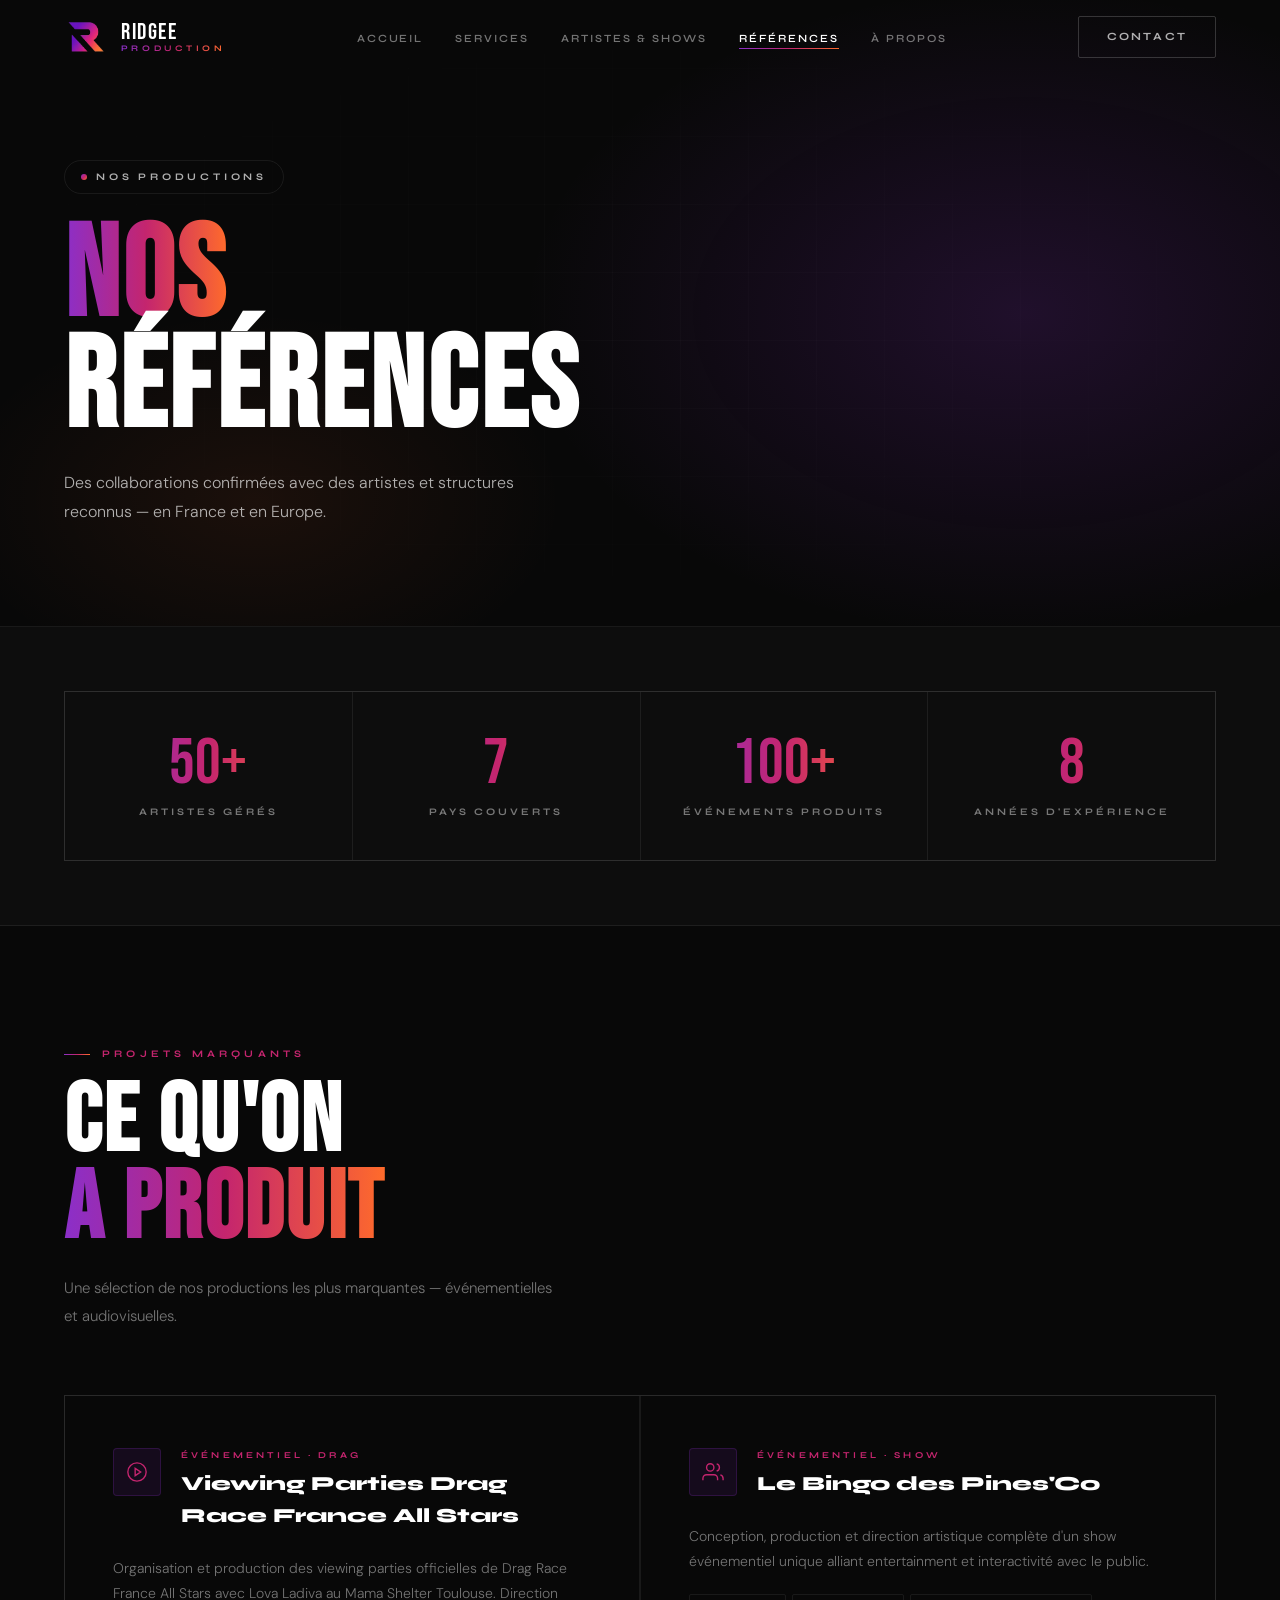
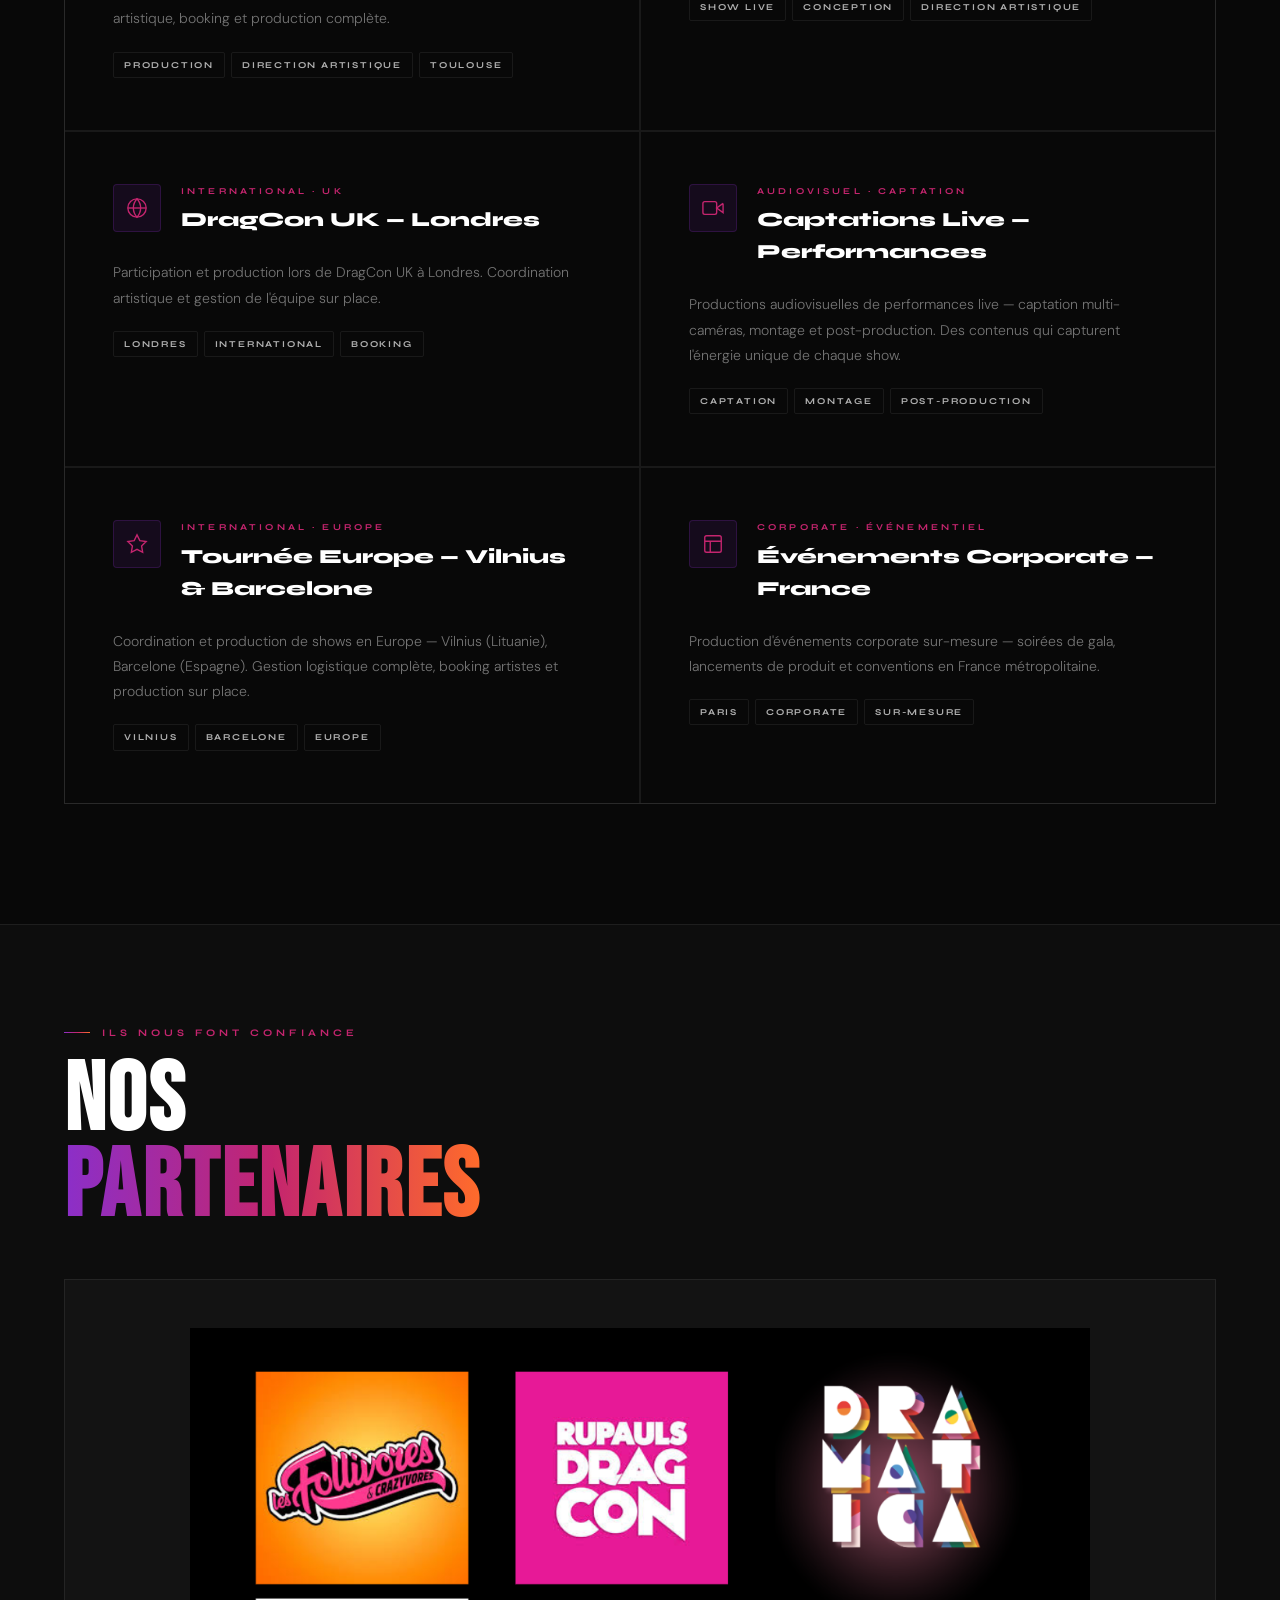
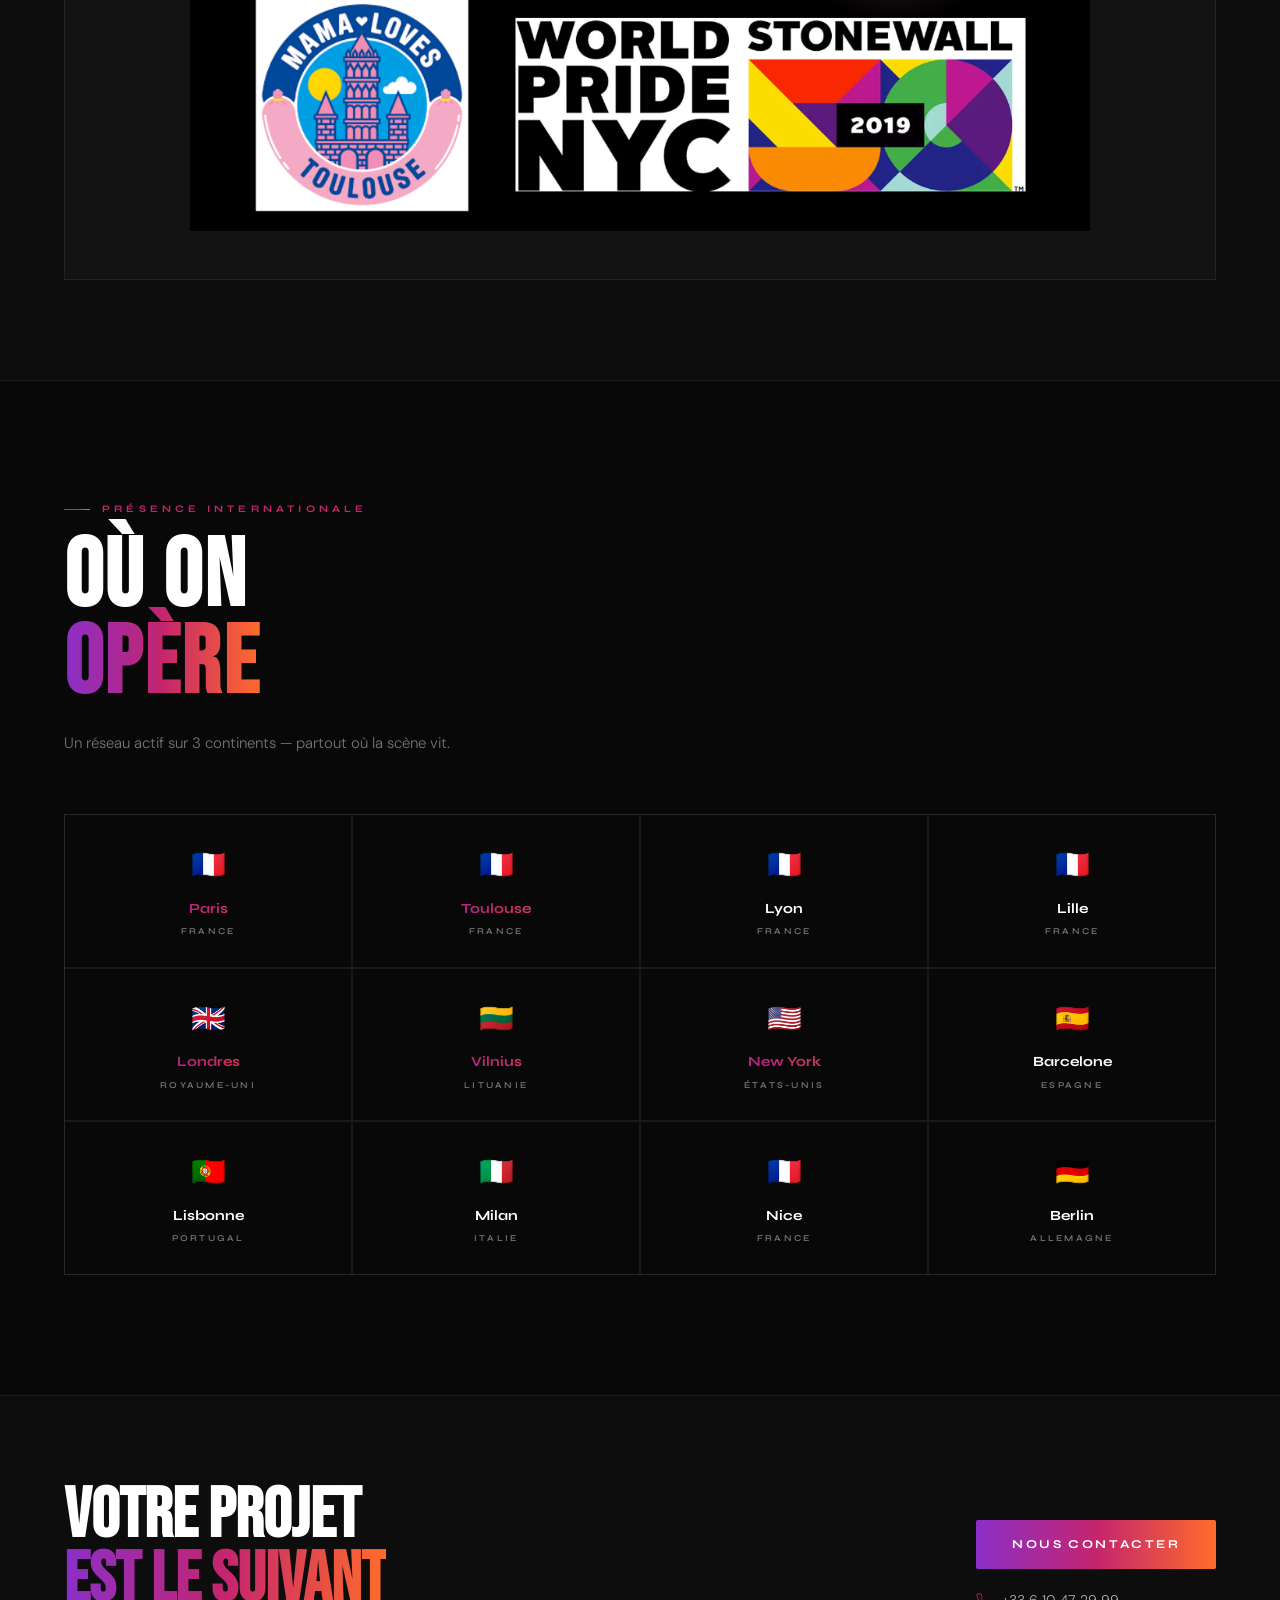
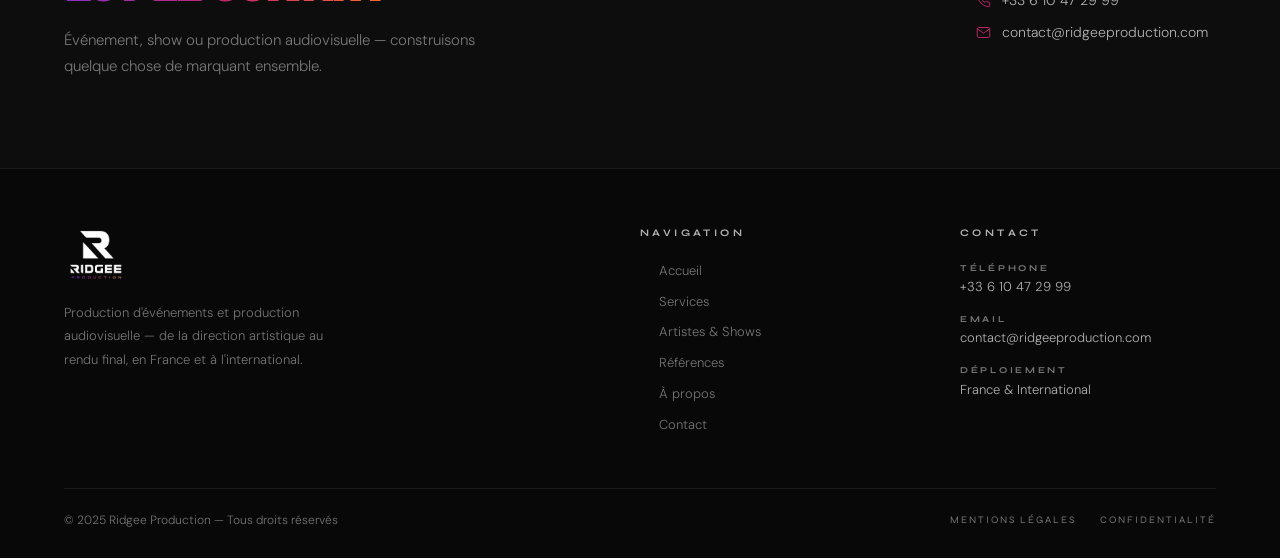
<file: references.html>
<!DOCTYPE html>
<html lang="fr">
<head>
  <meta charset="UTF-8"/>
  <meta name="viewport" content="width=device-width,initial-scale=1"/>
  <title>Références — Ridgee Production</title>
  <meta name="description" content="Nos références : shows, événements et productions audiovisuelles en France et à l'international."/>
  <link rel="icon" href="/logo-r-couleur.png"/>
  <link rel="preconnect" href="https://fonts.googleapis.com"/>
  <link rel="preconnect" href="https://fonts.gstatic.com" crossorigin/>
  <link href="https://fonts.googleapis.com/css2?family=Bebas+Neue&family=Syne:wght@400;600;700;800&family=DM+Sans:wght@300;400;500&display=swap" rel="stylesheet"/>
<style>
:root{
  --bg:#080808;--bg2:#0d0d0d;--bg3:#131313;--card:#191919;
  --line:rgba(255,255,255,.07);
  --w:#fff;--m:rgba(255,255,255,.44);--m2:rgba(255,255,255,.68);
  --p0:#8B2FC9;--p1:#C4256E;--p2:#FF6B2B;
  --grad:linear-gradient(90deg,var(--p0),var(--p1),var(--p2));
  --grad135:linear-gradient(135deg,var(--p0),var(--p1),var(--p2));
}
*,*::before,*::after{box-sizing:border-box;margin:0;padding:0}
html{scroll-behavior:smooth}
body{background:var(--bg);color:var(--w);font-family:'DM Sans',sans-serif;font-weight:300;line-height:1.6;overflow-x:hidden}
img{display:block;max-width:100%;height:auto}
a{color:inherit;text-decoration:none}
ul{list-style:none}
.wrap{max-width:1240px;margin:0 auto;padding:0 44px}
.grad-txt{background:var(--grad);-webkit-background-clip:text;-webkit-text-fill-color:transparent;background-clip:text}
.eyebrow{font-family:'Syne',sans-serif;font-size:10px;font-weight:700;letter-spacing:.42em;text-transform:uppercase;color:var(--p1);display:flex;align-items:center;gap:12px;margin-bottom:18px}
.eyebrow::before{content:'';display:block;width:26px;height:1px;background:var(--grad);flex-shrink:0}
.display{font-family:'Bebas Neue',sans-serif;font-size:clamp(52px,7.5vw,100px);line-height:.9;letter-spacing:.025em;color:var(--w);margin-bottom:22px}
.body-p{font-size:15px;color:var(--m);line-height:1.85;max-width:500px}
.btn{display:inline-flex;align-items:center;gap:8px;font-family:'Syne',sans-serif;font-size:11px;font-weight:700;letter-spacing:.2em;text-transform:uppercase;border-radius:2px;transition:.25s ease;cursor:pointer;border:none}
.btn-fill{background:var(--grad);color:var(--w);padding:13px 30px}
.btn-fill:hover{opacity:.82;transform:translateY(-2px)}
.btn-border{color:var(--m2);border:1px solid rgba(255,255,255,.18);padding:11px 28px;background:none}
.btn-border:hover{color:var(--w);border-color:var(--w)}
.rv{opacity:0;transform:translateY(38px);transition:opacity .75s ease,transform .75s ease}
.rv.on{opacity:1;transform:translateY(0)}
.d1{transition-delay:.1s}.d2{transition-delay:.2s}.d3{transition-delay:.3s}.d4{transition-delay:.4s}
.header{position:fixed;top:0;left:0;right:0;z-index:500;transition:background .4s,border-color .4s;border-bottom:1px solid transparent}
.header.scrolled{background:rgba(8,8,8,.92);backdrop-filter:blur(24px);border-color:var(--line)}
.nav{display:flex;align-items:center;justify-content:space-between;height:74px}
.brand{display:flex;align-items:center;gap:13px;flex-shrink:0}
.brand-text{display:flex;flex-direction:column;line-height:1}
.brand-name{font-family:'Bebas Neue',sans-serif;font-size:23px;letter-spacing:.07em;color:var(--w)}
.brand-tag{font-family:'Syne',sans-serif;font-size:8.5px;font-weight:700;letter-spacing:.42em;text-transform:uppercase;background:var(--grad);-webkit-background-clip:text;-webkit-text-fill-color:transparent;background-clip:text}
.nav-links{display:flex;align-items:center;gap:4px}
.nav-links a{font-family:'Syne',sans-serif;font-size:11px;font-weight:600;letter-spacing:.18em;text-transform:uppercase;color:var(--m);padding:8px 14px;position:relative;transition:color .25s}
.nav-links a::after{content:'';position:absolute;bottom:4px;left:14px;right:14px;height:1px;background:var(--grad);transform:scaleX(0);transform-origin:left;transition:transform .3s ease}
.nav-links a:hover,.nav-links a.active{color:var(--w)}
.nav-links a:hover::after,.nav-links a.active::after{transform:scaleX(1)}
.burger{display:none;flex-direction:column;gap:5px;background:none;border:none;cursor:pointer;padding:4px}
.burger span{display:block;width:25px;height:1px;background:var(--w);transition:.3s}
.burger.open span:nth-child(1){transform:translateY(6px) rotate(45deg)}
.burger.open span:nth-child(2){opacity:0}
.burger.open span:nth-child(3){transform:translateY(-6px) rotate(-45deg)}
.mobile-nav{display:none;flex-direction:column;background:rgba(8,8,8,.97);backdrop-filter:blur(28px);padding:20px 44px 36px;border-bottom:1px solid var(--line)}
.mobile-nav.open{display:flex}
.mobile-nav a{font-family:'Syne',sans-serif;font-size:14px;font-weight:600;letter-spacing:.15em;text-transform:uppercase;color:var(--m2);padding:14px 0;border-bottom:1px solid var(--line);transition:color .2s}
.mobile-nav a:hover{color:var(--w)}
.mobile-nav .mobile-cta{border:none;margin-top:16px;background:var(--grad);color:var(--w);padding:14px 24px;text-align:center;border-radius:2px}
.page-hero{padding:160px 0 100px;background:var(--bg);position:relative;overflow:hidden;border-bottom:1px solid var(--line)}
.page-hero::before{content:'';position:absolute;inset:0;pointer-events:none;background:radial-gradient(ellipse 60% 80% at 80% 50%,rgba(139,47,201,.18) 0%,transparent 65%),radial-gradient(ellipse 40% 50% at 20% 80%,rgba(255,107,43,.08) 0%,transparent 60%)}
.page-hero-grid{position:absolute;inset:0;pointer-events:none;background-image:linear-gradient(rgba(255,255,255,.018) 1px,transparent 1px),linear-gradient(90deg,rgba(255,255,255,.018) 1px,transparent 1px);background-size:68px 68px;mask-image:radial-gradient(ellipse 80% 80% at 50% 50%,black,transparent 75%)}
.page-hero-content{position:relative;z-index:2}
.page-hero-badge{display:inline-flex;align-items:center;gap:9px;font-family:'Syne',sans-serif;font-size:10px;font-weight:700;letter-spacing:.38em;text-transform:uppercase;color:var(--m2);border:1px solid var(--line);padding:8px 16px;border-radius:100px;margin-bottom:28px}
.page-hero-badge-dot{width:6px;height:6px;border-radius:50%;background:var(--grad135);flex-shrink:0}
.page-hero h1{font-family:'Bebas Neue',sans-serif;font-size:clamp(72px,10vw,150px);line-height:.87;letter-spacing:.025em;color:var(--w);margin-bottom:24px}
.page-hero-sub{font-size:16px;color:var(--m2);line-height:1.8;max-width:520px}
.stats-band{background:var(--bg2);border-bottom:1px solid var(--line);padding:64px 0}
.stats-grid{display:grid;grid-template-columns:repeat(4,1fr);gap:1px;background:var(--line);border:1px solid var(--line)}
.stat-box{background:var(--bg2);padding:40px 36px;text-align:center}
.stat-val{font-family:'Bebas Neue',sans-serif;font-size:64px;line-height:1;background:var(--grad);-webkit-background-clip:text;-webkit-text-fill-color:transparent;background-clip:text}
.stat-lbl{font-family:'Syne',sans-serif;font-size:10px;font-weight:700;letter-spacing:.3em;text-transform:uppercase;color:var(--m);margin-top:8px}
.refs-section{padding:120px 0;background:var(--bg)}
.refs-grid{display:grid;grid-template-columns:repeat(2,1fr);gap:2px;background:var(--line);border:1px solid var(--line);margin-top:64px}
.ref-card{background:var(--bg);padding:52px 48px;position:relative;overflow:hidden;transition:background .35s}
.ref-card::before{content:'';position:absolute;top:0;left:0;right:0;height:3px;background:var(--grad);transform:scaleX(0);transform-origin:left;transition:transform .45s ease}
.ref-card:hover{background:var(--bg3)}
.ref-card:hover::before{transform:scaleX(1)}
.ref-card-head{display:flex;align-items:flex-start;gap:20px;margin-bottom:24px}
.ref-card-ico{width:48px;height:48px;flex-shrink:0;background:rgba(139,47,201,.1);border:1px solid rgba(139,47,201,.22);border-radius:4px;display:flex;align-items:center;justify-content:center;color:var(--p1)}
.ref-card-cat{font-family:'Syne',sans-serif;font-size:9px;font-weight:700;letter-spacing:.35em;text-transform:uppercase;color:var(--p1);margin-bottom:6px}
.ref-card-title{font-family:'Syne',sans-serif;font-size:20px;font-weight:800;color:var(--w)}
.ref-card-desc{font-size:14px;color:var(--m);line-height:1.8;margin-bottom:20px}
.ref-card-tags{display:flex;flex-wrap:wrap;gap:6px}
.ref-tag{font-family:'Syne',sans-serif;font-size:9px;font-weight:700;letter-spacing:.2em;text-transform:uppercase;color:var(--m2);border:1px solid var(--line);padding:5px 10px;border-radius:2px}
.partners{padding:100px 0;background:var(--bg2);border-top:1px solid var(--line);border-bottom:1px solid var(--line)}
.partners-logo-wrap{margin-top:48px;padding:48px 56px;background:var(--bg3);border:1px solid var(--line);display:flex;align-items:center;justify-content:center}
.partners-logo-wrap img{width:100%;max-width:900px;height:auto;object-fit:contain}
.geo-section{padding:120px 0;background:var(--bg)}
.geo-grid{display:grid;grid-template-columns:repeat(4,1fr);gap:2px;background:var(--line);border:1px solid var(--line);margin-top:56px}
.geo-box{background:var(--bg);padding:28px 24px;text-align:center;transition:.25s}
.geo-box:hover{background:rgba(196,37,110,.08)}
.geo-flag{font-size:28px;margin-bottom:10px}
.geo-city-name{font-family:'Syne',sans-serif;font-size:14px;font-weight:700;color:var(--w);margin-bottom:4px}
.geo-country{font-family:'Syne',sans-serif;font-size:9px;font-weight:600;letter-spacing:.25em;text-transform:uppercase;color:var(--m)}
.geo-box.hot .geo-city-name{background:var(--grad);-webkit-background-clip:text;-webkit-text-fill-color:transparent;background-clip:text}
.cta-band{background:var(--bg2);border-top:1px solid var(--line);padding:88px 0}
.cta-band-inner{display:flex;align-items:center;justify-content:space-between;gap:48px}
.cta-band-title{font-family:'Bebas Neue',sans-serif;font-size:clamp(40px,5.5vw,76px);line-height:.92;color:var(--w)}
.cta-band-sub{font-size:15px;color:var(--m);margin-top:14px;max-width:420px;line-height:1.75}
.cta-right{display:flex;flex-direction:column;gap:16px;flex-shrink:0;align-items:flex-start}
.contact-line{display:flex;align-items:center;gap:11px;font-size:14px;color:var(--m2)}
.contact-line svg{width:15px;height:15px;flex-shrink:0;color:var(--p1)}
.contact-line a{transition:color .2s}
.contact-line a:hover{color:var(--w)}
footer{background:var(--bg);border-top:1px solid var(--line);padding:56px 0 28px}
.footer-top{display:grid;grid-template-columns:2fr 1fr 1fr;gap:64px;margin-bottom:52px}
.footer-desc{font-size:13px;color:var(--m);line-height:1.82;max-width:290px;margin-bottom:18px}
.footer-col-title{font-family:'Syne',sans-serif;font-size:10px;font-weight:700;letter-spacing:.34em;text-transform:uppercase;color:var(--m2);margin-bottom:20px}
.footer-nav{display:flex;flex-direction:column;gap:10px}
.footer-nav a{font-size:13px;color:var(--m);display:flex;align-items:center;gap:9px;transition:color .2s}
.footer-nav a::before{content:'';display:block;width:10px;height:1px;background:var(--grad);opacity:0;flex-shrink:0;transition:opacity .2s}
.footer-nav a:hover{color:var(--w)}
.footer-nav a:hover::before{opacity:1}
.footer-contact-block{display:flex;flex-direction:column;gap:14px}
.fci{display:flex;flex-direction:column;gap:2px}
.fci-lbl{font-family:'Syne',sans-serif;font-size:9px;font-weight:700;letter-spacing:.3em;text-transform:uppercase;color:var(--m)}
.fci-val{font-size:13px;color:var(--m2)}
.fci-val a{transition:color .2s}
.fci-val a:hover{color:var(--w)}
.footer-bottom{border-top:1px solid var(--line);padding-top:22px;display:flex;align-items:center;justify-content:space-between}
.footer-copy{font-size:12px;color:var(--m)}
.footer-legal{display:flex;gap:24px}
.footer-legal a{font-family:'Syne',sans-serif;font-size:10px;letter-spacing:.2em;text-transform:uppercase;color:var(--m);transition:color .2s}
.footer-legal a:hover{color:var(--w)}
@keyframes fadeUp{to{opacity:1;transform:translateY(0)}}
@media(max-width:1024px){
  .stats-grid{grid-template-columns:repeat(2,1fr)}
  .refs-grid{grid-template-columns:1fr}
  .geo-grid{grid-template-columns:repeat(3,1fr)}
  .footer-top{grid-template-columns:1fr 1fr;gap:44px}
}
@media(max-width:768px){
  .wrap{padding:0 20px}
  .nav-links,.btn-border{display:none}
  .burger{display:flex}
  .cta-band-inner{flex-direction:column;align-items:flex-start}
  .footer-top{grid-template-columns:1fr;gap:36px}
  .footer-bottom{flex-direction:column;gap:14px;text-align:center}
  .geo-grid{grid-template-columns:repeat(2,1fr)}
  .partners-logo-wrap{padding:28px 20px}
}
</style>
</head>
<body>
<header class="header" id="hdr">
  <div class="wrap nav">
    <a href="/" class="brand">
      <img src="/logo-r-couleur.png" style="height:42px;width:auto;" alt="Ridgee Production"/>
      <div class="brand-text">
        <div class="brand-name">RIDGEE</div>
        <div class="brand-tag">Production</div>
      </div>
    </a>
    <nav>
      <ul class="nav-links">
        <li><a href="/">Accueil</a></li>
        <li><a href="/services.html">Services</a></li>
        <li><a href="/artistes.html">Artistes &amp; Shows</a></li>
        <li><a href="/references.html" class="active">Références</a></li>
        <li><a href="/a-propos.html">À propos</a></li>
      </ul>
    </nav>
    <a href="/contact.html" class="btn btn-border">Contact</a>
    <button class="burger" id="burger" aria-label="Menu" aria-expanded="false"><span></span><span></span><span></span></button>
  </div>
  <div class="mobile-nav" id="mobileNav">
    <a href="/">Accueil</a>
    <a href="/services.html">Services</a>
    <a href="/artistes.html">Artistes &amp; Shows</a>
    <a href="/references.html">Références</a>
    <a href="/a-propos.html">À propos</a>
    <a href="/contact.html" class="mobile-cta">Contact</a>
  </div>
</header>
<main>
<section class="page-hero">
  <div class="page-hero-grid"></div>
  <div class="wrap page-hero-content">
    <div class="page-hero-badge"><span class="page-hero-badge-dot"></span>Nos productions</div>
    <h1><span class="grad-txt">NOS</span><br/>RÉFÉRENCES</h1>
    <p class="page-hero-sub">Des collaborations confirmées avec des artistes et structures reconnus — en France et en Europe.</p>
  </div>
</section>
<div class="stats-band">
  <div class="wrap">
    <div class="stats-grid rv">
      <div class="stat-box"><div class="stat-val">50+</div><div class="stat-lbl">Artistes gérés</div></div>
      <div class="stat-box"><div class="stat-val">7</div><div class="stat-lbl">Pays couverts</div></div>
      <div class="stat-box"><div class="stat-val">100+</div><div class="stat-lbl">Événements produits</div></div>
      <div class="stat-box"><div class="stat-val">8</div><div class="stat-lbl">Années d'expérience</div></div>
    </div>
  </div>
</div>
<section class="refs-section">
  <div class="wrap">
    <div class="rv">
      <p class="eyebrow">Projets marquants</p>
      <h2 class="display">CE QU'ON<br/><span class="grad-txt">A PRODUIT</span></h2>
      <p class="body-p">Une sélection de nos productions les plus marquantes — événementielles et audiovisuelles.</p>
    </div>
    <div class="refs-grid">
      <div class="ref-card rv d1">
        <div class="ref-card-head">
          <div class="ref-card-ico"><svg width="22" height="22" viewBox="0 0 24 24" fill="none" stroke="currentColor" stroke-width="1.5"><circle cx="12" cy="12" r="10"/><polygon points="10 8 16 12 10 16 10 8"/></svg></div>
          <div><div class="ref-card-cat">Événementiel · Drag</div><div class="ref-card-title">Viewing Parties Drag Race France All Stars</div></div>
        </div>
        <p class="ref-card-desc">Organisation et production des viewing parties officielles de Drag Race France All Stars avec Lova Ladiva au Mama Shelter Toulouse. Direction artistique, booking et production complète.</p>
        <div class="ref-card-tags"><span class="ref-tag">Production</span><span class="ref-tag">Direction artistique</span><span class="ref-tag">Toulouse</span></div>
      </div>
      <div class="ref-card rv d2">
        <div class="ref-card-head">
          <div class="ref-card-ico"><svg width="22" height="22" viewBox="0 0 24 24" fill="none" stroke="currentColor" stroke-width="1.5"><path d="M17 21v-2a4 4 0 0 0-4-4H5a4 4 0 0 0-4 4v2"/><circle cx="9" cy="7" r="4"/><path d="M23 21v-2a4 4 0 0 0-3-3.87M16 3.13a4 4 0 0 1 0 7.75"/></svg></div>
          <div><div class="ref-card-cat">Événementiel · Show</div><div class="ref-card-title">Le Bingo des Pines'Co</div></div>
        </div>
        <p class="ref-card-desc">Conception, production et direction artistique complète d'un show événementiel unique alliant entertainment et interactivité avec le public.</p>
        <div class="ref-card-tags"><span class="ref-tag">Show Live</span><span class="ref-tag">Conception</span><span class="ref-tag">Direction artistique</span></div>
      </div>
      <div class="ref-card rv d1">
        <div class="ref-card-head">
          <div class="ref-card-ico"><svg width="22" height="22" viewBox="0 0 24 24" fill="none" stroke="currentColor" stroke-width="1.5"><circle cx="12" cy="12" r="10"/><line x1="2" y1="12" x2="22" y2="12"/><path d="M12 2a15.3 15.3 0 0 1 4 10 15.3 15.3 0 0 1-4 10 15.3 15.3 0 0 1-4-10 15.3 15.3 0 0 1 4-10z"/></svg></div>
          <div><div class="ref-card-cat">International · UK</div><div class="ref-card-title">DragCon UK — Londres</div></div>
        </div>
        <p class="ref-card-desc">Participation et production lors de DragCon UK à Londres. Coordination artistique et gestion de l'équipe sur place.</p>
        <div class="ref-card-tags"><span class="ref-tag">Londres</span><span class="ref-tag">International</span><span class="ref-tag">Booking</span></div>
      </div>
      <div class="ref-card rv d2">
        <div class="ref-card-head">
          <div class="ref-card-ico"><svg width="22" height="22" viewBox="0 0 24 24" fill="none" stroke="currentColor" stroke-width="1.5"><polyline points="23 7 16 12 23 17 23 7"/><rect x="1" y="5" width="15" height="14" rx="2"/></svg></div>
          <div><div class="ref-card-cat">Audiovisuel · Captation</div><div class="ref-card-title">Captations Live — Performances</div></div>
        </div>
        <p class="ref-card-desc">Productions audiovisuelles de performances live — captation multi-caméras, montage et post-production. Des contenus qui capturent l'énergie unique de chaque show.</p>
        <div class="ref-card-tags"><span class="ref-tag">Captation</span><span class="ref-tag">Montage</span><span class="ref-tag">Post-production</span></div>
      </div>
      <div class="ref-card rv d1">
        <div class="ref-card-head">
          <div class="ref-card-ico"><svg width="22" height="22" viewBox="0 0 24 24" fill="none" stroke="currentColor" stroke-width="1.5"><polygon points="12 2 15.09 8.26 22 9.27 17 14.14 18.18 21.02 12 17.77 5.82 21.02 7 14.14 2 9.27 8.91 8.26 12 2"/></svg></div>
          <div><div class="ref-card-cat">International · Europe</div><div class="ref-card-title">Tournée Europe — Vilnius &amp; Barcelone</div></div>
        </div>
        <p class="ref-card-desc">Coordination et production de shows en Europe — Vilnius (Lituanie), Barcelone (Espagne). Gestion logistique complète, booking artistes et production sur place.</p>
        <div class="ref-card-tags"><span class="ref-tag">Vilnius</span><span class="ref-tag">Barcelone</span><span class="ref-tag">Europe</span></div>
      </div>
      <div class="ref-card rv d2">
        <div class="ref-card-head">
          <div class="ref-card-ico"><svg width="22" height="22" viewBox="0 0 24 24" fill="none" stroke="currentColor" stroke-width="1.5"><rect x="3" y="3" width="18" height="18" rx="2"/><path d="M3 9h18M9 21V9"/></svg></div>
          <div><div class="ref-card-cat">Corporate · Événementiel</div><div class="ref-card-title">Événements Corporate — France</div></div>
        </div>
        <p class="ref-card-desc">Production d'événements corporate sur-mesure — soirées de gala, lancements de produit et conventions en France métropolitaine.</p>
        <div class="ref-card-tags"><span class="ref-tag">Paris</span><span class="ref-tag">Corporate</span><span class="ref-tag">Sur-mesure</span></div>
      </div>
    </div>
  </div>
</section>
<section class="partners">
  <div class="wrap">
    <div class="rv">
      <p class="eyebrow">Ils nous font confiance</p>
      <h2 class="display">NOS<br/><span class="grad-txt">PARTENAIRES</span></h2>
    </div>
    <div class="partners-logo-wrap rv d1">
      <img src="/Logos-prestas.png" alt="Partenaires Ridgee Production"/>
    </div>
  </div>
</section>
<section class="geo-section">
  <div class="wrap">
    <div class="rv">
      <p class="eyebrow">Présence internationale</p>
      <h2 class="display">OÙ ON<br/><span class="grad-txt">OPÈRE</span></h2>
      <p class="body-p">Un réseau actif sur 3 continents — partout où la scène vit.</p>
    </div>
    <div class="geo-grid rv d1">
      <div class="geo-box hot"><div class="geo-flag">🇫🇷</div><div class="geo-city-name">Paris</div><div class="geo-country">France</div></div>
      <div class="geo-box hot"><div class="geo-flag">🇫🇷</div><div class="geo-city-name">Toulouse</div><div class="geo-country">France</div></div>
      <div class="geo-box"><div class="geo-flag">🇫🇷</div><div class="geo-city-name">Lyon</div><div class="geo-country">France</div></div>
      <div class="geo-box"><div class="geo-flag">🇫🇷</div><div class="geo-city-name">Lille</div><div class="geo-country">France</div></div>
      <div class="geo-box hot"><div class="geo-flag">🇬🇧</div><div class="geo-city-name">Londres</div><div class="geo-country">Royaume-Uni</div></div>
      <div class="geo-box hot"><div class="geo-flag">🇱🇹</div><div class="geo-city-name">Vilnius</div><div class="geo-country">Lituanie</div></div>
      <div class="geo-box hot"><div class="geo-flag">🇺🇸</div><div class="geo-city-name">New York</div><div class="geo-country">États-Unis</div></div>
      <div class="geo-box"><div class="geo-flag">🇪🇸</div><div class="geo-city-name">Barcelone</div><div class="geo-country">Espagne</div></div>
      <div class="geo-box"><div class="geo-flag">🇵🇹</div><div class="geo-city-name">Lisbonne</div><div class="geo-country">Portugal</div></div>
      <div class="geo-box"><div class="geo-flag">🇮🇹</div><div class="geo-city-name">Milan</div><div class="geo-country">Italie</div></div>
      <div class="geo-box"><div class="geo-flag">🇫🇷</div><div class="geo-city-name">Nice</div><div class="geo-country">France</div></div>
      <div class="geo-box"><div class="geo-flag">🇩🇪</div><div class="geo-city-name">Berlin</div><div class="geo-country">Allemagne</div></div>
    </div>
  </div>
</section>
<section class="cta-band">
  <div class="wrap">
    <div class="cta-band-inner rv">
      <div>
        <h2 class="cta-band-title">VOTRE PROJET<br/><span class="grad-txt">EST LE SUIVANT</span></h2>
        <p class="cta-band-sub">Événement, show ou production audiovisuelle — construisons quelque chose de marquant ensemble.</p>
      </div>
      <div class="cta-right">
        <a href="/contact.html" class="btn btn-fill" style="font-size:12px;padding:15px 36px">Nous contacter</a>
        <div style="display:flex;flex-direction:column;gap:10px;margin-top:4px">
          <div class="contact-line">
            <svg viewBox="0 0 24 24" fill="none" stroke="currentColor" stroke-width="1.5"><path d="M22 16.92v3a2 2 0 0 1-2.18 2 19.79 19.79 0 0 1-8.63-3.07A19.5 19.5 0 0 1 4.69 12 19.79 19.79 0 0 1 1.61 3.4 2 2 0 0 1 3.6 1.22h3a2 2 0 0 1 2 1.72c.127.96.361 1.903.7 2.81a2 2 0 0 1-.45 2.11L7.91 8.82a16 16 0 0 0 6.29 6.29l.96-.96a2 2 0 0 1 2.11-.45c.907.339 1.85.573 2.81.7A2 2 0 0 1 22 16.92z"/></svg>
            <a href="tel:+33610472999">+33 6 10 47 29 99</a>
          </div>
          <div class="contact-line">
            <svg viewBox="0 0 24 24" fill="none" stroke="currentColor" stroke-width="1.5"><path d="M4 4h16c1.1 0 2 .9 2 2v12c0 1.1-.9 2-2 2H4c-1.1 0-2-.9-2-2V6c0-1.1.9-2 2-2z"/><polyline points="22,6 12,13 2,6"/></svg>
            <a href="mailto:contact@ridgeeproduction.com">contact@ridgeeproduction.com</a>
          </div>
        </div>
      </div>
    </div>
  </div>
</section>
</main>
<footer>
  <div class="wrap">
    <div class="footer-top">
      <div>
        <div style="margin-bottom:16px">
          <img src="/logo-ridgee-blanc.png" style="height:60px;width:auto;" alt="Ridgee Production"/>
        </div>
        <p class="footer-desc">Production d'événements et production audiovisuelle — de la direction artistique au rendu final, en France et à l'international.</p>
      </div>
      <div>
        <div class="footer-col-title">Navigation</div>
        <nav class="footer-nav">
          <a href="/">Accueil</a>
          <a href="/services.html">Services</a>
          <a href="/artistes.html">Artistes &amp; Shows</a>
          <a href="/references.html">Références</a>
          <a href="/a-propos.html">À propos</a>
          <a href="/contact.html">Contact</a>
        </nav>
      </div>
      <div>
        <div class="footer-col-title">Contact</div>
        <div class="footer-contact-block">
          <div class="fci"><span class="fci-lbl">Téléphone</span><span class="fci-val"><a href="tel:+33610472999">+33 6 10 47 29 99</a></span></div>
          <div class="fci"><span class="fci-lbl">Email</span><span class="fci-val"><a href="mailto:contact@ridgeeproduction.com">contact@ridgeeproduction.com</a></span></div>
          <div class="fci"><span class="fci-lbl">Déploiement</span><span class="fci-val">France &amp; International</span></div>
        </div>
      </div>
    </div>
    <div class="footer-bottom">
      <p class="footer-copy">© 2025 Ridgee Production — Tous droits réservés</p>
      <div class="footer-legal"><a href="#">Mentions légales</a><a href="#">Confidentialité</a></div>
    </div>
  </div>
</footer>
<script>
  const hdr=document.getElementById('hdr');
  window.addEventListener('scroll',()=>hdr.classList.toggle('scrolled',scrollY>40),{passive:true});
  const burger=document.getElementById('burger'),menu=document.getElementById('mobileNav');
  burger.addEventListener('click',()=>{const o=menu.classList.toggle('open');burger.classList.toggle('open',o);burger.setAttribute('aria-expanded',o)});
  menu.querySelectorAll('a').forEach(a=>a.addEventListener('click',()=>{menu.classList.remove('open');burger.classList.remove('open');burger.setAttribute('aria-expanded',false)}));
  const io=new IntersectionObserver(e=>e.forEach(el=>{if(el.isIntersecting){el.target.classList.add('on');io.unobserve(el.target)}}),{threshold:.12});
  document.querySelectorAll('.rv').forEach(el=>io.observe(el));
</script>
</body>
</html>
</file>
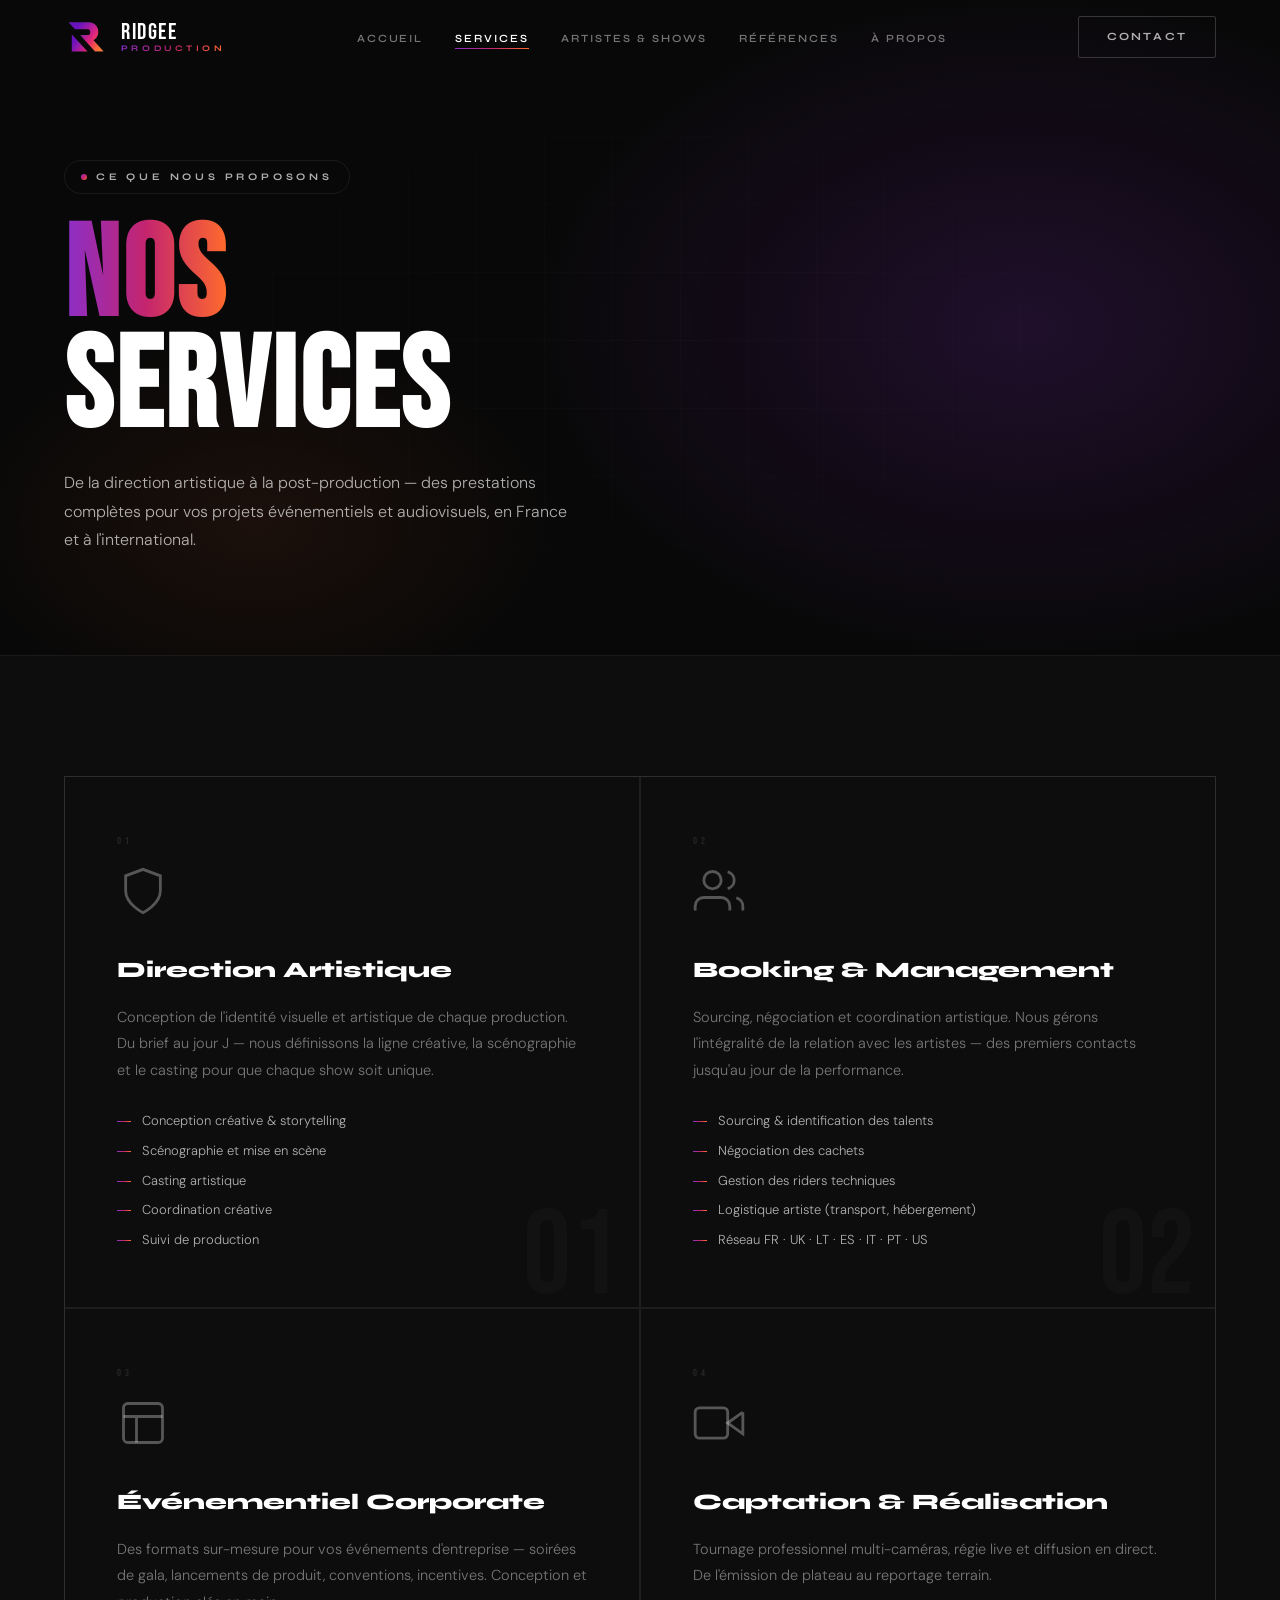
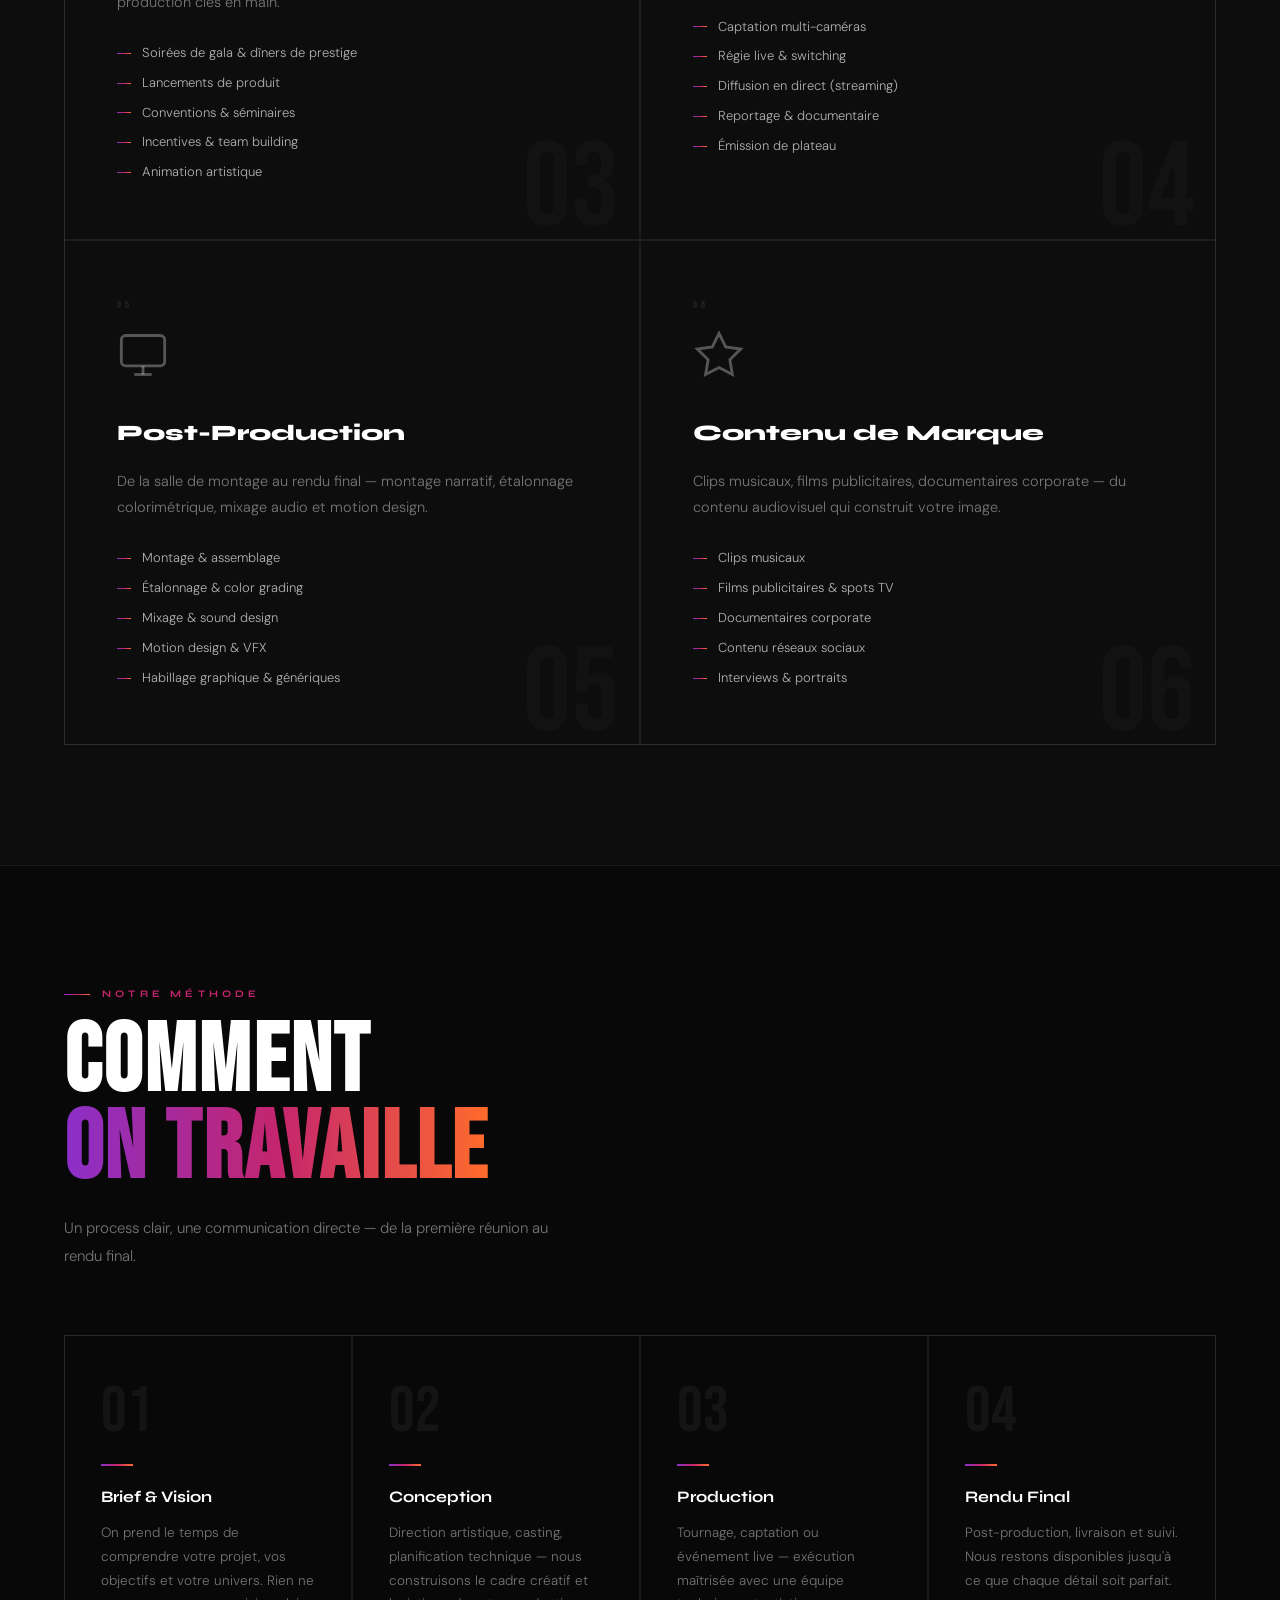
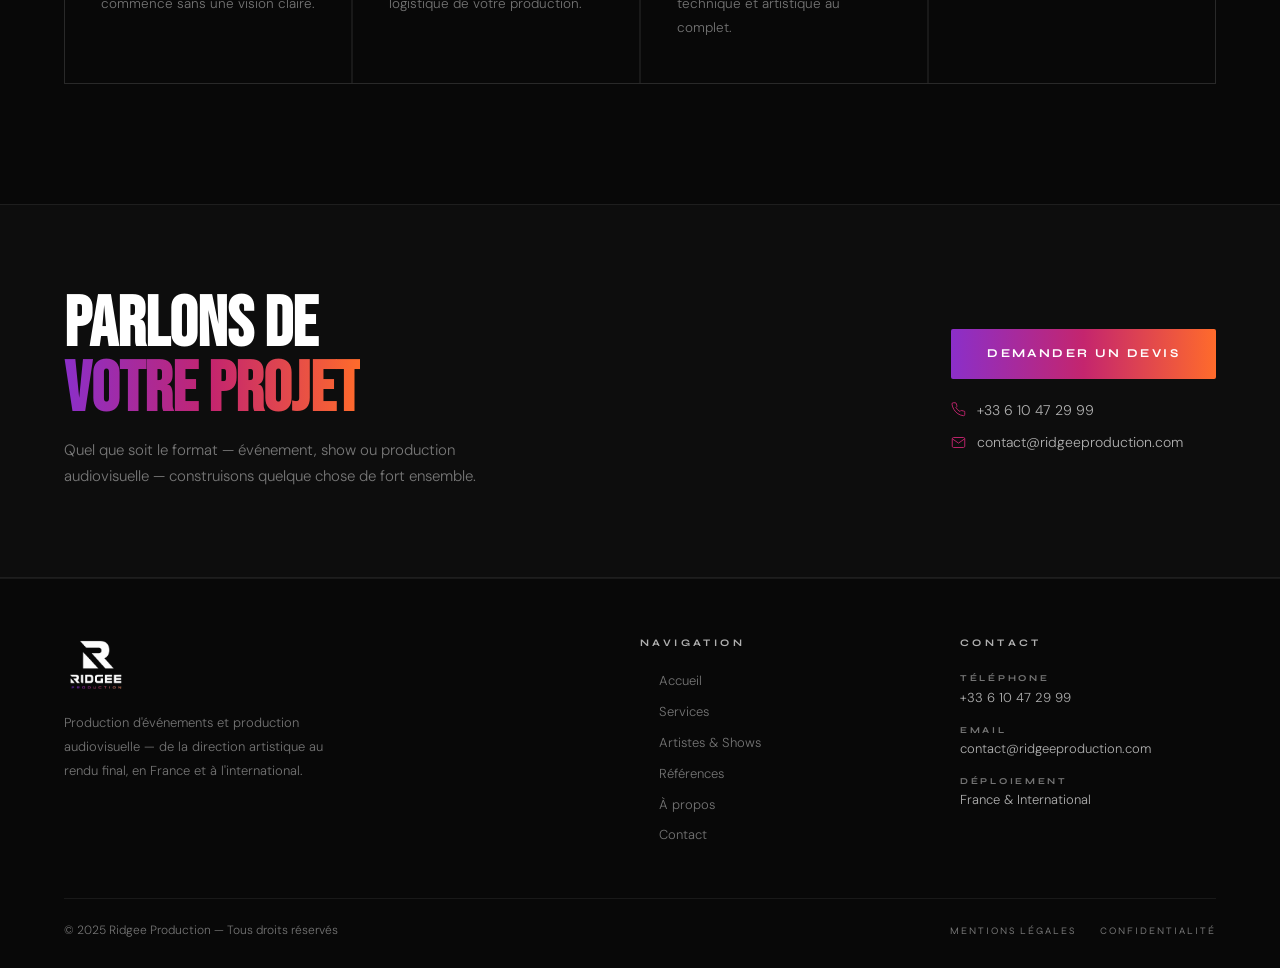
<file: services.html>
<!DOCTYPE html>
<html lang="fr">
<head>
  <meta charset="UTF-8"/>
  <meta name="viewport" content="width=device-width,initial-scale=1"/>
  <title>Services — Ridgee Production</title>
  <meta name="description" content="Nos services : direction artistique, booking, événementiel corporate, captation, post-production et contenu de marque."/>
  <link rel="icon" href="/logo-r-couleur.png"/>
  <link rel="preconnect" href="https://fonts.googleapis.com"/>
  <link rel="preconnect" href="https://fonts.gstatic.com" crossorigin/>
  <link href="https://fonts.googleapis.com/css2?family=Bebas+Neue&family=Syne:wght@400;600;700;800&family=DM+Sans:wght@300;400;500&display=swap" rel="stylesheet"/>
<style>
:root{
  --bg:#080808;--bg2:#0d0d0d;--bg3:#131313;--card:#191919;
  --line:rgba(255,255,255,.07);
  --w:#fff;--m:rgba(255,255,255,.44);--m2:rgba(255,255,255,.68);
  --p0:#8B2FC9;--p1:#C4256E;--p2:#FF6B2B;
  --grad:linear-gradient(90deg,var(--p0),var(--p1),var(--p2));
  --grad135:linear-gradient(135deg,var(--p0),var(--p1),var(--p2));
}
*,*::before,*::after{box-sizing:border-box;margin:0;padding:0}
html{scroll-behavior:smooth}
body{background:var(--bg);color:var(--w);font-family:'DM Sans',sans-serif;font-weight:300;line-height:1.6;overflow-x:hidden}
img{display:block;max-width:100%;height:auto}
a{color:inherit;text-decoration:none}
ul{list-style:none}
.wrap{max-width:1240px;margin:0 auto;padding:0 44px}
.grad-txt{background:var(--grad);-webkit-background-clip:text;-webkit-text-fill-color:transparent;background-clip:text}
.eyebrow{font-family:'Syne',sans-serif;font-size:10px;font-weight:700;letter-spacing:.42em;text-transform:uppercase;color:var(--p1);display:flex;align-items:center;gap:12px;margin-bottom:18px}
.eyebrow::before{content:'';display:block;width:26px;height:1px;background:var(--grad);flex-shrink:0}
.display{font-family:'Bebas Neue',sans-serif;font-size:clamp(52px,7.5vw,100px);line-height:.9;letter-spacing:.025em;color:var(--w);margin-bottom:22px}
.body-p{font-size:15px;color:var(--m);line-height:1.85;max-width:500px}
.btn{display:inline-flex;align-items:center;gap:8px;font-family:'Syne',sans-serif;font-size:11px;font-weight:700;letter-spacing:.2em;text-transform:uppercase;border-radius:2px;transition:.25s ease;cursor:pointer;border:none}
.btn-fill{background:var(--grad);color:var(--w);padding:13px 30px}
.btn-fill:hover{opacity:.82;transform:translateY(-2px)}
.btn-border{color:var(--m2);border:1px solid rgba(255,255,255,.18);padding:11px 28px;background:none}
.btn-border:hover{color:var(--w);border-color:var(--w)}
.rv{opacity:0;transform:translateY(38px);transition:opacity .75s ease,transform .75s ease}
.rv.on{opacity:1;transform:translateY(0)}
.d1{transition-delay:.1s}.d2{transition-delay:.2s}.d3{transition-delay:.3s}.d4{transition-delay:.4s}
.header{position:fixed;top:0;left:0;right:0;z-index:500;transition:background .4s,border-color .4s;border-bottom:1px solid transparent}
.header.scrolled{background:rgba(8,8,8,.92);backdrop-filter:blur(24px);border-color:var(--line)}
.nav{display:flex;align-items:center;justify-content:space-between;height:74px}
.brand{display:flex;align-items:center;gap:13px;flex-shrink:0}
.brand-text{display:flex;flex-direction:column;line-height:1}
.brand-name{font-family:'Bebas Neue',sans-serif;font-size:23px;letter-spacing:.07em;color:var(--w)}
.brand-tag{font-family:'Syne',sans-serif;font-size:8.5px;font-weight:700;letter-spacing:.42em;text-transform:uppercase;background:var(--grad);-webkit-background-clip:text;-webkit-text-fill-color:transparent;background-clip:text}
.nav-links{display:flex;align-items:center;gap:4px}
.nav-links a{font-family:'Syne',sans-serif;font-size:11px;font-weight:600;letter-spacing:.18em;text-transform:uppercase;color:var(--m);padding:8px 14px;position:relative;transition:color .25s}
.nav-links a::after{content:'';position:absolute;bottom:4px;left:14px;right:14px;height:1px;background:var(--grad);transform:scaleX(0);transform-origin:left;transition:transform .3s ease}
.nav-links a:hover,.nav-links a.active{color:var(--w)}
.nav-links a:hover::after,.nav-links a.active::after{transform:scaleX(1)}
.burger{display:none;flex-direction:column;gap:5px;background:none;border:none;cursor:pointer;padding:4px}
.burger span{display:block;width:25px;height:1px;background:var(--w);transition:.3s}
.burger.open span:nth-child(1){transform:translateY(6px) rotate(45deg)}
.burger.open span:nth-child(2){opacity:0}
.burger.open span:nth-child(3){transform:translateY(-6px) rotate(-45deg)}
.mobile-nav{display:none;flex-direction:column;background:rgba(8,8,8,.97);backdrop-filter:blur(28px);padding:20px 44px 36px;border-bottom:1px solid var(--line)}
.mobile-nav.open{display:flex}
.mobile-nav a{font-family:'Syne',sans-serif;font-size:14px;font-weight:600;letter-spacing:.15em;text-transform:uppercase;color:var(--m2);padding:14px 0;border-bottom:1px solid var(--line);transition:color .2s}
.mobile-nav a:hover{color:var(--w)}
.mobile-nav .mobile-cta{border:none;margin-top:16px;background:var(--grad);color:var(--w);padding:14px 24px;text-align:center;border-radius:2px}
.page-hero{padding:160px 0 100px;background:var(--bg);position:relative;overflow:hidden;border-bottom:1px solid var(--line)}
.page-hero::before{content:'';position:absolute;inset:0;pointer-events:none;background:radial-gradient(ellipse 60% 80% at 80% 50%,rgba(139,47,201,.18) 0%,transparent 65%),radial-gradient(ellipse 40% 50% at 20% 80%,rgba(255,107,43,.08) 0%,transparent 60%)}
.page-hero-grid{position:absolute;inset:0;pointer-events:none;background-image:linear-gradient(rgba(255,255,255,.018) 1px,transparent 1px),linear-gradient(90deg,rgba(255,255,255,.018) 1px,transparent 1px);background-size:68px 68px;mask-image:radial-gradient(ellipse 80% 80% at 50% 50%,black,transparent 75%)}
.page-hero-content{position:relative;z-index:2}
.page-hero-badge{display:inline-flex;align-items:center;gap:9px;font-family:'Syne',sans-serif;font-size:10px;font-weight:700;letter-spacing:.38em;text-transform:uppercase;color:var(--m2);border:1px solid var(--line);padding:8px 16px;border-radius:100px;margin-bottom:28px}
.page-hero-badge-dot{width:6px;height:6px;border-radius:50%;background:var(--grad135);flex-shrink:0}
.page-hero h1{font-family:'Bebas Neue',sans-serif;font-size:clamp(72px,10vw,150px);line-height:.87;letter-spacing:.025em;color:var(--w);margin-bottom:24px}
.page-hero-sub{font-size:16px;color:var(--m2);line-height:1.8;max-width:520px}
.services-section{padding:120px 0;background:var(--bg2)}
.services-full-grid{display:grid;grid-template-columns:repeat(2,1fr);gap:2px;background:var(--line);border:1px solid var(--line)}
.svc-full{background:var(--bg2);padding:56px 52px;position:relative;overflow:hidden;transition:background .35s}
.svc-full::before{content:'';position:absolute;top:0;left:0;right:0;height:3px;background:var(--grad);transform:scaleX(0);transform-origin:left;transition:transform .45s ease}
.svc-full:hover{background:var(--bg3)}
.svc-full:hover::before{transform:scaleX(1)}
.svc-ghost{font-family:'Bebas Neue',sans-serif;font-size:120px;line-height:1;color:rgba(255,255,255,.025);position:absolute;bottom:-10px;right:20px;pointer-events:none;user-select:none}
.svc-full-ico{width:52px;height:52px;margin-bottom:28px;color:rgba(255,255,255,.3);transition:color .3s}
.svc-full:hover .svc-full-ico{color:var(--p1)}
.svc-full-num{font-family:'Bebas Neue',sans-serif;font-size:10px;letter-spacing:.38em;color:rgba(255,255,255,.1);margin-bottom:16px}
.svc-full-name{font-family:'Syne',sans-serif;font-size:22px;font-weight:800;color:var(--w);margin-bottom:16px}
.svc-full-desc{font-size:14.5px;color:var(--m);line-height:1.82;margin-bottom:28px}
.svc-full-list{display:flex;flex-direction:column;gap:9px}
.svc-full-list li{display:flex;align-items:center;gap:11px;font-size:13px;color:var(--m2)}
.svc-full-list li::before{content:'';display:block;width:14px;height:1px;background:var(--grad);flex-shrink:0}
.process{padding:120px 0;background:var(--bg);border-top:1px solid var(--line)}
.process-grid{display:grid;grid-template-columns:repeat(4,1fr);gap:2px;background:var(--line);border:1px solid var(--line);margin-top:64px}
.process-step{background:var(--bg);padding:44px 36px}
.process-num{font-family:'Bebas Neue',sans-serif;font-size:64px;line-height:1;color:rgba(255,255,255,.05);margin-bottom:20px}
.process-line{width:32px;height:2px;background:var(--grad);margin-bottom:18px}
.process-name{font-family:'Syne',sans-serif;font-size:16px;font-weight:700;color:var(--w);margin-bottom:12px}
.process-desc{font-size:13.5px;color:var(--m);line-height:1.75}
.cta-band{background:var(--bg2);border-top:1px solid var(--line);border-bottom:1px solid var(--line);padding:88px 0}
.cta-band-inner{display:flex;align-items:center;justify-content:space-between;gap:48px}
.cta-band-title{font-family:'Bebas Neue',sans-serif;font-size:clamp(40px,5.5vw,76px);line-height:.92;color:var(--w)}
.cta-band-sub{font-size:15px;color:var(--m);margin-top:14px;max-width:420px;line-height:1.75}
.cta-right{display:flex;flex-direction:column;gap:16px;flex-shrink:0;align-items:flex-start}
.contact-line{display:flex;align-items:center;gap:11px;font-size:14px;color:var(--m2)}
.contact-line svg{width:15px;height:15px;flex-shrink:0;color:var(--p1)}
.contact-line a{transition:color .2s}
.contact-line a:hover{color:var(--w)}
footer{background:var(--bg);border-top:1px solid var(--line);padding:56px 0 28px}
.footer-top{display:grid;grid-template-columns:2fr 1fr 1fr;gap:64px;margin-bottom:52px}
.footer-desc{font-size:13px;color:var(--m);line-height:1.82;max-width:290px;margin-bottom:18px}
.footer-col-title{font-family:'Syne',sans-serif;font-size:10px;font-weight:700;letter-spacing:.34em;text-transform:uppercase;color:var(--m2);margin-bottom:20px}
.footer-nav{display:flex;flex-direction:column;gap:10px}
.footer-nav a{font-size:13px;color:var(--m);display:flex;align-items:center;gap:9px;transition:color .2s}
.footer-nav a::before{content:'';display:block;width:10px;height:1px;background:var(--grad);opacity:0;flex-shrink:0;transition:opacity .2s}
.footer-nav a:hover{color:var(--w)}
.footer-nav a:hover::before{opacity:1}
.footer-contact-block{display:flex;flex-direction:column;gap:14px}
.fci{display:flex;flex-direction:column;gap:2px}
.fci-lbl{font-family:'Syne',sans-serif;font-size:9px;font-weight:700;letter-spacing:.3em;text-transform:uppercase;color:var(--m)}
.fci-val{font-size:13px;color:var(--m2)}
.fci-val a{transition:color .2s}
.fci-val a:hover{color:var(--w)}
.footer-bottom{border-top:1px solid var(--line);padding-top:22px;display:flex;align-items:center;justify-content:space-between}
.footer-copy{font-size:12px;color:var(--m)}
.footer-legal{display:flex;gap:24px}
.footer-legal a{font-family:'Syne',sans-serif;font-size:10px;letter-spacing:.2em;text-transform:uppercase;color:var(--m);transition:color .2s}
.footer-legal a:hover{color:var(--w)}
@keyframes fadeUp{to{opacity:1;transform:translateY(0)}}
@media(max-width:1024px){
  .services-full-grid{grid-template-columns:1fr}
  .process-grid{grid-template-columns:repeat(2,1fr)}
  .footer-top{grid-template-columns:1fr 1fr;gap:44px}
}
@media(max-width:768px){
  .wrap{padding:0 20px}
  .nav-links,.btn-border{display:none}
  .burger{display:flex}
  .cta-band-inner{flex-direction:column;align-items:flex-start}
  .footer-top{grid-template-columns:1fr;gap:36px}
  .footer-bottom{flex-direction:column;gap:14px;text-align:center}
  .process-grid{grid-template-columns:1fr}
}
</style>
</head>
<body>
<header class="header" id="hdr">
  <div class="wrap nav">
    <a href="/" class="brand">
      <img src="/logo-r-couleur.png" style="height:42px;width:auto;" alt="Ridgee Production"/>
      <div class="brand-text">
        <div class="brand-name">RIDGEE</div>
        <div class="brand-tag">Production</div>
      </div>
    </a>
    <nav>
      <ul class="nav-links">
        <li><a href="/">Accueil</a></li>
        <li><a href="/services.html" class="active">Services</a></li>
        <li><a href="/artistes.html">Artistes &amp; Shows</a></li>
        <li><a href="/references.html">Références</a></li>
        <li><a href="/a-propos.html">À propos</a></li>
      </ul>
    </nav>
    <a href="/contact.html" class="btn btn-border">Contact</a>
    <button class="burger" id="burger" aria-label="Menu" aria-expanded="false"><span></span><span></span><span></span></button>
  </div>
  <div class="mobile-nav" id="mobileNav">
    <a href="/">Accueil</a>
    <a href="/services.html">Services</a>
    <a href="/artistes.html">Artistes &amp; Shows</a>
    <a href="/references.html">Références</a>
    <a href="/a-propos.html">À propos</a>
    <a href="/contact.html" class="mobile-cta">Contact</a>
  </div>
</header>
<main>
<section class="page-hero">
  <div class="page-hero-grid"></div>
  <div class="wrap page-hero-content">
    <div class="page-hero-badge"><span class="page-hero-badge-dot"></span>Ce que nous proposons</div>
    <h1><span class="grad-txt">NOS</span><br/>SERVICES</h1>
    <p class="page-hero-sub">De la direction artistique à la post-production — des prestations complètes pour vos projets événementiels et audiovisuels, en France et à l'international.</p>
  </div>
</section>
<section class="services-section">
  <div class="wrap">
    <div class="services-full-grid">
      <div class="svc-full rv">
        <span class="svc-ghost">01</span>
        <div class="svc-full-num">01</div>
        <svg class="svc-full-ico" viewBox="0 0 24 24" fill="none" stroke="currentColor" stroke-width="1.3"><path d="M12 22s8-4 8-10V5l-8-3-8 3v7c0 6 8 10 8 10z"/></svg>
        <div class="svc-full-name">Direction Artistique</div>
        <p class="svc-full-desc">Conception de l'identité visuelle et artistique de chaque production. Du brief au jour J — nous définissons la ligne créative, la scénographie et le casting pour que chaque show soit unique.</p>
        <ul class="svc-full-list">
          <li>Conception créative &amp; storytelling</li>
          <li>Scénographie et mise en scène</li>
          <li>Casting artistique</li>
          <li>Coordination créative</li>
          <li>Suivi de production</li>
        </ul>
      </div>
      <div class="svc-full rv d1">
        <span class="svc-ghost">02</span>
        <div class="svc-full-num">02</div>
        <svg class="svc-full-ico" viewBox="0 0 24 24" fill="none" stroke="currentColor" stroke-width="1.3"><path d="M17 21v-2a4 4 0 0 0-4-4H5a4 4 0 0 0-4 4v2"/><circle cx="9" cy="7" r="4"/><path d="M23 21v-2a4 4 0 0 0-3-3.87M16 3.13a4 4 0 0 1 0 7.75"/></svg>
        <div class="svc-full-name">Booking &amp; Management</div>
        <p class="svc-full-desc">Sourcing, négociation et coordination artistique. Nous gérons l'intégralité de la relation avec les artistes — des premiers contacts jusqu'au jour de la performance.</p>
        <ul class="svc-full-list">
          <li>Sourcing &amp; identification des talents</li>
          <li>Négociation des cachets</li>
          <li>Gestion des riders techniques</li>
          <li>Logistique artiste (transport, hébergement)</li>
          <li>Réseau FR · UK · LT · ES · IT · PT · US</li>
        </ul>
      </div>
      <div class="svc-full rv d2">
        <span class="svc-ghost">03</span>
        <div class="svc-full-num">03</div>
        <svg class="svc-full-ico" viewBox="0 0 24 24" fill="none" stroke="currentColor" stroke-width="1.3"><rect x="3" y="3" width="18" height="18" rx="2"/><path d="M3 9h18M9 21V9"/></svg>
        <div class="svc-full-name">Événementiel Corporate</div>
        <p class="svc-full-desc">Des formats sur-mesure pour vos événements d'entreprise — soirées de gala, lancements de produit, conventions, incentives. Conception et production clés en main.</p>
        <ul class="svc-full-list">
          <li>Soirées de gala &amp; dîners de prestige</li>
          <li>Lancements de produit</li>
          <li>Conventions &amp; séminaires</li>
          <li>Incentives &amp; team building</li>
          <li>Animation artistique</li>
        </ul>
      </div>
      <div class="svc-full rv d3">
        <span class="svc-ghost">04</span>
        <div class="svc-full-num">04</div>
        <svg class="svc-full-ico" viewBox="0 0 24 24" fill="none" stroke="currentColor" stroke-width="1.3"><polyline points="23 7 16 12 23 17 23 7"/><rect x="1" y="5" width="15" height="14" rx="2"/></svg>
        <div class="svc-full-name">Captation &amp; Réalisation</div>
        <p class="svc-full-desc">Tournage professionnel multi-caméras, régie live et diffusion en direct. De l'émission de plateau au reportage terrain.</p>
        <ul class="svc-full-list">
          <li>Captation multi-caméras</li>
          <li>Régie live &amp; switching</li>
          <li>Diffusion en direct (streaming)</li>
          <li>Reportage &amp; documentaire</li>
          <li>Émission de plateau</li>
        </ul>
      </div>
      <div class="svc-full rv d1">
        <span class="svc-ghost">05</span>
        <div class="svc-full-num">05</div>
        <svg class="svc-full-ico" viewBox="0 0 24 24" fill="none" stroke="currentColor" stroke-width="1.3"><rect x="2" y="3" width="20" height="14" rx="2"/><line x1="8" y1="21" x2="16" y2="21"/><line x1="12" y1="17" x2="12" y2="21"/></svg>
        <div class="svc-full-name">Post-Production</div>
        <p class="svc-full-desc">De la salle de montage au rendu final — montage narratif, étalonnage colorimétrique, mixage audio et motion design.</p>
        <ul class="svc-full-list">
          <li>Montage &amp; assemblage</li>
          <li>Étalonnage &amp; color grading</li>
          <li>Mixage &amp; sound design</li>
          <li>Motion design &amp; VFX</li>
          <li>Habillage graphique &amp; génériques</li>
        </ul>
      </div>
      <div class="svc-full rv d2">
        <span class="svc-ghost">06</span>
        <div class="svc-full-num">06</div>
        <svg class="svc-full-ico" viewBox="0 0 24 24" fill="none" stroke="currentColor" stroke-width="1.3"><polygon points="12 2 15.09 8.26 22 9.27 17 14.14 18.18 21.02 12 17.77 5.82 21.02 7 14.14 2 9.27 8.91 8.26 12 2"/></svg>
        <div class="svc-full-name">Contenu de Marque</div>
        <p class="svc-full-desc">Clips musicaux, films publicitaires, documentaires corporate — du contenu audiovisuel qui construit votre image.</p>
        <ul class="svc-full-list">
          <li>Clips musicaux</li>
          <li>Films publicitaires &amp; spots TV</li>
          <li>Documentaires corporate</li>
          <li>Contenu réseaux sociaux</li>
          <li>Interviews &amp; portraits</li>
        </ul>
      </div>
    </div>
  </div>
</section>
<section class="process">
  <div class="wrap">
    <div class="rv">
      <p class="eyebrow">Notre méthode</p>
      <h2 class="display">COMMENT<br/><span class="grad-txt">ON TRAVAILLE</span></h2>
      <p class="body-p">Un process clair, une communication directe — de la première réunion au rendu final.</p>
    </div>
    <div class="process-grid">
      <div class="process-step rv d1">
        <div class="process-num">01</div>
        <div class="process-line"></div>
        <div class="process-name">Brief &amp; Vision</div>
        <p class="process-desc">On prend le temps de comprendre votre projet, vos objectifs et votre univers. Rien ne commence sans une vision claire.</p>
      </div>
      <div class="process-step rv d2">
        <div class="process-num">02</div>
        <div class="process-line"></div>
        <div class="process-name">Conception</div>
        <p class="process-desc">Direction artistique, casting, planification technique — nous construisons le cadre créatif et logistique de votre production.</p>
      </div>
      <div class="process-step rv d3">
        <div class="process-num">03</div>
        <div class="process-line"></div>
        <div class="process-name">Production</div>
        <p class="process-desc">Tournage, captation ou événement live — exécution maîtrisée avec une équipe technique et artistique au complet.</p>
      </div>
      <div class="process-step rv d4">
        <div class="process-num">04</div>
        <div class="process-line"></div>
        <div class="process-name">Rendu Final</div>
        <p class="process-desc">Post-production, livraison et suivi. Nous restons disponibles jusqu'à ce que chaque détail soit parfait.</p>
      </div>
    </div>
  </div>
</section>
<section class="cta-band">
  <div class="wrap">
    <div class="cta-band-inner rv">
      <div>
        <h2 class="cta-band-title">PARLONS DE<br/><span class="grad-txt">VOTRE PROJET</span></h2>
        <p class="cta-band-sub">Quel que soit le format — événement, show ou production audiovisuelle — construisons quelque chose de fort ensemble.</p>
      </div>
      <div class="cta-right">
        <a href="/contact.html" class="btn btn-fill" style="font-size:12px;padding:15px 36px">Demander un devis</a>
        <div style="display:flex;flex-direction:column;gap:10px;margin-top:4px">
          <div class="contact-line">
            <svg viewBox="0 0 24 24" fill="none" stroke="currentColor" stroke-width="1.5"><path d="M22 16.92v3a2 2 0 0 1-2.18 2 19.79 19.79 0 0 1-8.63-3.07A19.5 19.5 0 0 1 4.69 12 19.79 19.79 0 0 1 1.61 3.4 2 2 0 0 1 3.6 1.22h3a2 2 0 0 1 2 1.72c.127.96.361 1.903.7 2.81a2 2 0 0 1-.45 2.11L7.91 8.82a16 16 0 0 0 6.29 6.29l.96-.96a2 2 0 0 1 2.11-.45c.907.339 1.85.573 2.81.7A2 2 0 0 1 22 16.92z"/></svg>
            <a href="tel:+33610472999">+33 6 10 47 29 99</a>
          </div>
          <div class="contact-line">
            <svg viewBox="0 0 24 24" fill="none" stroke="currentColor" stroke-width="1.5"><path d="M4 4h16c1.1 0 2 .9 2 2v12c0 1.1-.9 2-2 2H4c-1.1 0-2-.9-2-2V6c0-1.1.9-2 2-2z"/><polyline points="22,6 12,13 2,6"/></svg>
            <a href="mailto:contact@ridgeeproduction.com">contact@ridgeeproduction.com</a>
          </div>
        </div>
      </div>
    </div>
  </div>
</section>
</main>
<footer>
  <div class="wrap">
    <div class="footer-top">
      <div>
        <div style="margin-bottom:16px">
          <img src="/logo-ridgee-blanc.png" style="height:60px;width:auto;" alt="Ridgee Production"/>
        </div>
        <p class="footer-desc">Production d'événements et production audiovisuelle — de la direction artistique au rendu final, en France et à l'international.</p>
      </div>
      <div>
        <div class="footer-col-title">Navigation</div>
        <nav class="footer-nav">
          <a href="/">Accueil</a>
          <a href="/services.html">Services</a>
          <a href="/artistes.html">Artistes &amp; Shows</a>
          <a href="/references.html">Références</a>
          <a href="/a-propos.html">À propos</a>
          <a href="/contact.html">Contact</a>
        </nav>
      </div>
      <div>
        <div class="footer-col-title">Contact</div>
        <div class="footer-contact-block">
          <div class="fci"><span class="fci-lbl">Téléphone</span><span class="fci-val"><a href="tel:+33610472999">+33 6 10 47 29 99</a></span></div>
          <div class="fci"><span class="fci-lbl">Email</span><span class="fci-val"><a href="mailto:contact@ridgeeproduction.com">contact@ridgeeproduction.com</a></span></div>
          <div class="fci"><span class="fci-lbl">Déploiement</span><span class="fci-val">France &amp; International</span></div>
        </div>
      </div>
    </div>
    <div class="footer-bottom">
      <p class="footer-copy">© 2025 Ridgee Production — Tous droits réservés</p>
      <div class="footer-legal"><a href="#">Mentions légales</a><a href="#">Confidentialité</a></div>
    </div>
  </div>
</footer>
<script>
  const hdr=document.getElementById('hdr');
  window.addEventListener('scroll',()=>hdr.classList.toggle('scrolled',scrollY>40),{passive:true});
  const burger=document.getElementById('burger'),menu=document.getElementById('mobileNav');
  burger.addEventListener('click',()=>{const o=menu.classList.toggle('open');burger.classList.toggle('open',o);burger.setAttribute('aria-expanded',o)});
  menu.querySelectorAll('a').forEach(a=>a.addEventListener('click',()=>{menu.classList.remove('open');burger.classList.remove('open');burger.setAttribute('aria-expanded',false)}));
  const io=new IntersectionObserver(e=>e.forEach(el=>{if(el.isIntersecting){el.target.classList.add('on');io.unobserve(el.target)}}),{threshold:.12});
  document.querySelectorAll('.rv').forEach(el=>io.observe(el));
</script>
</body>
</html>
</file>
